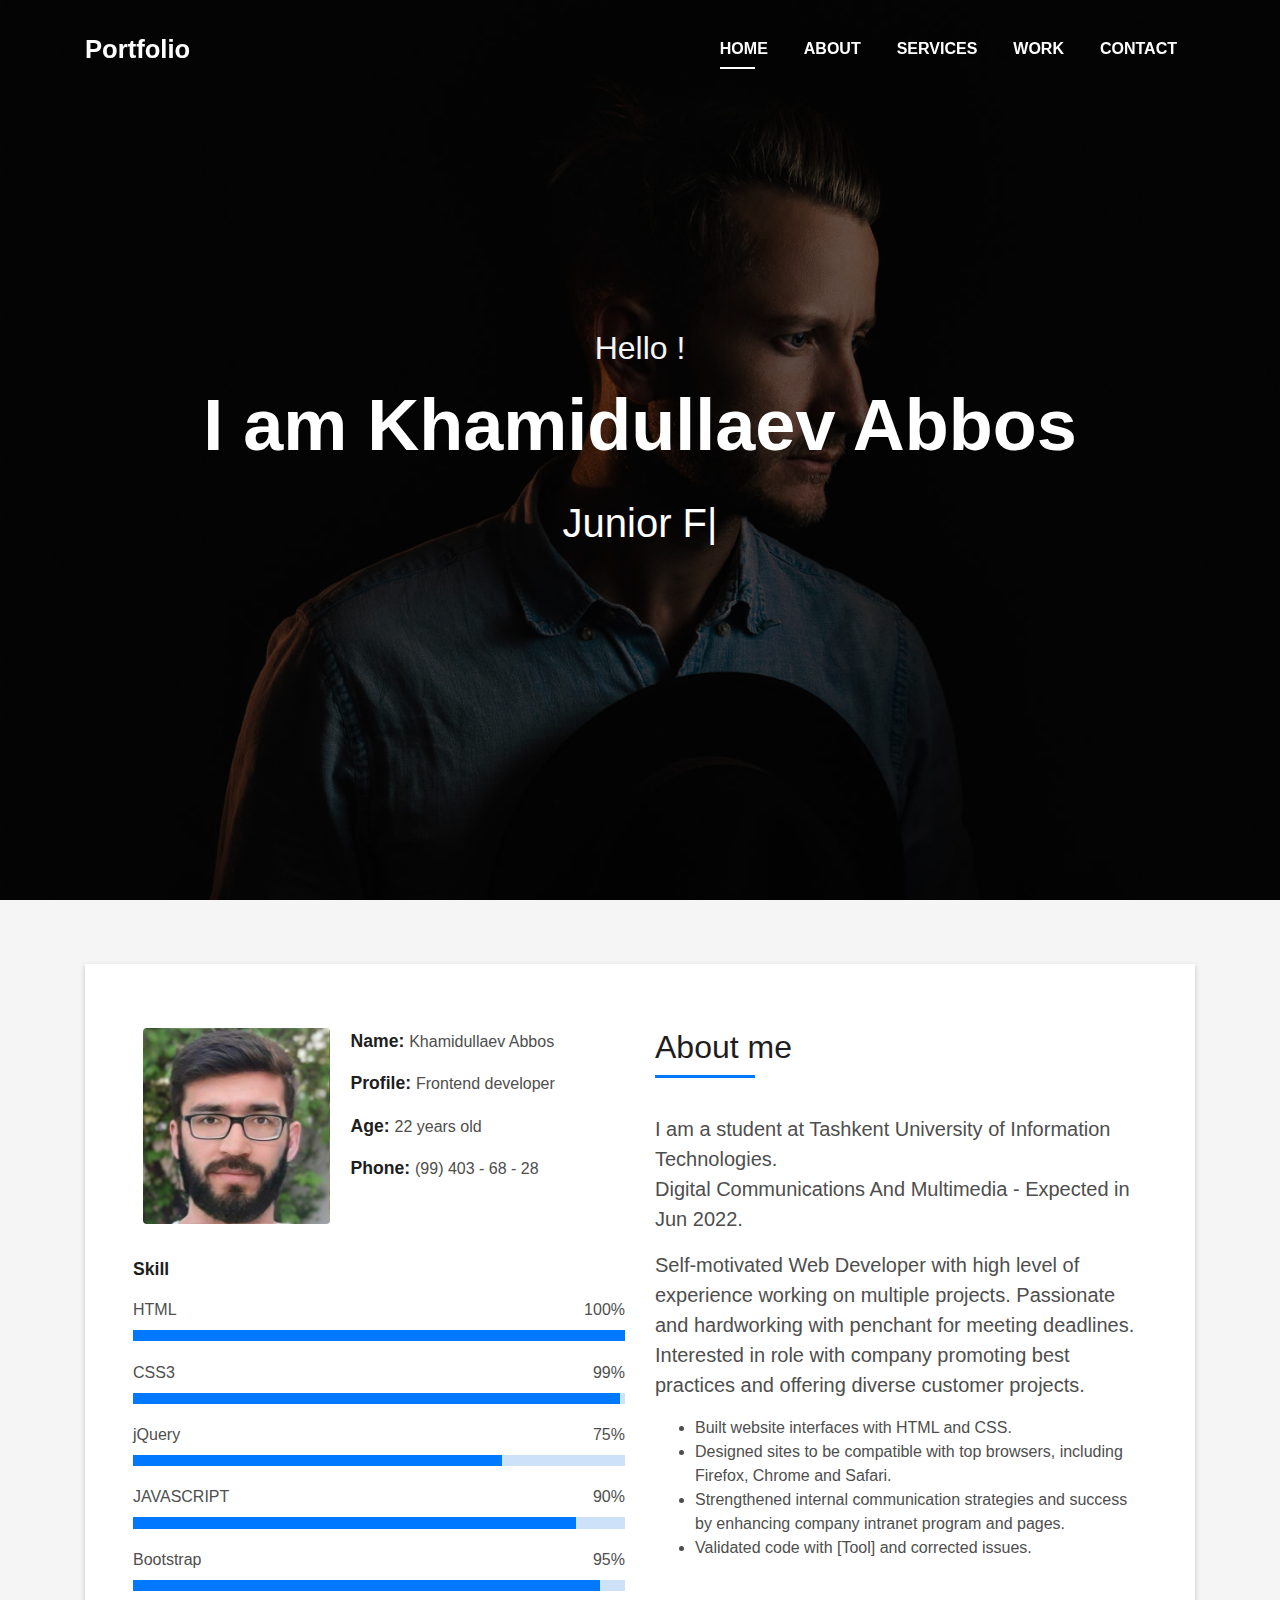
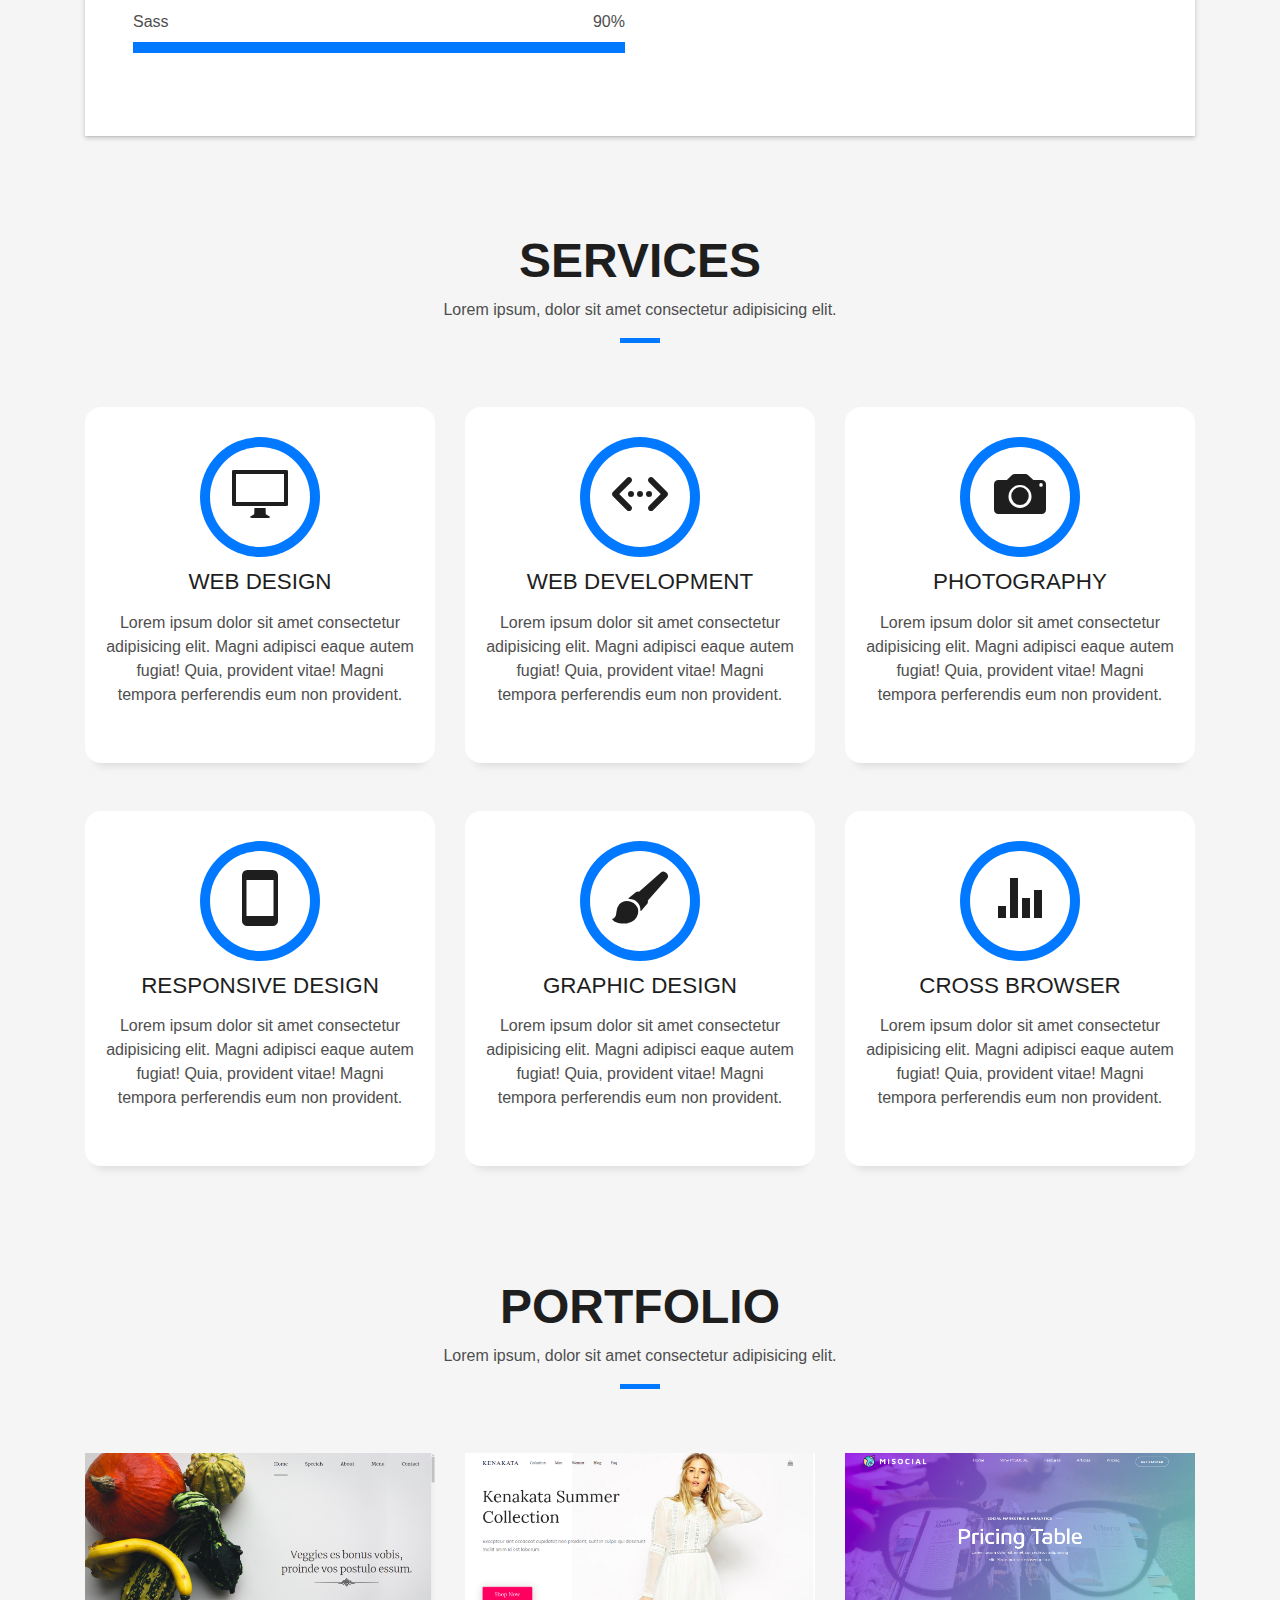
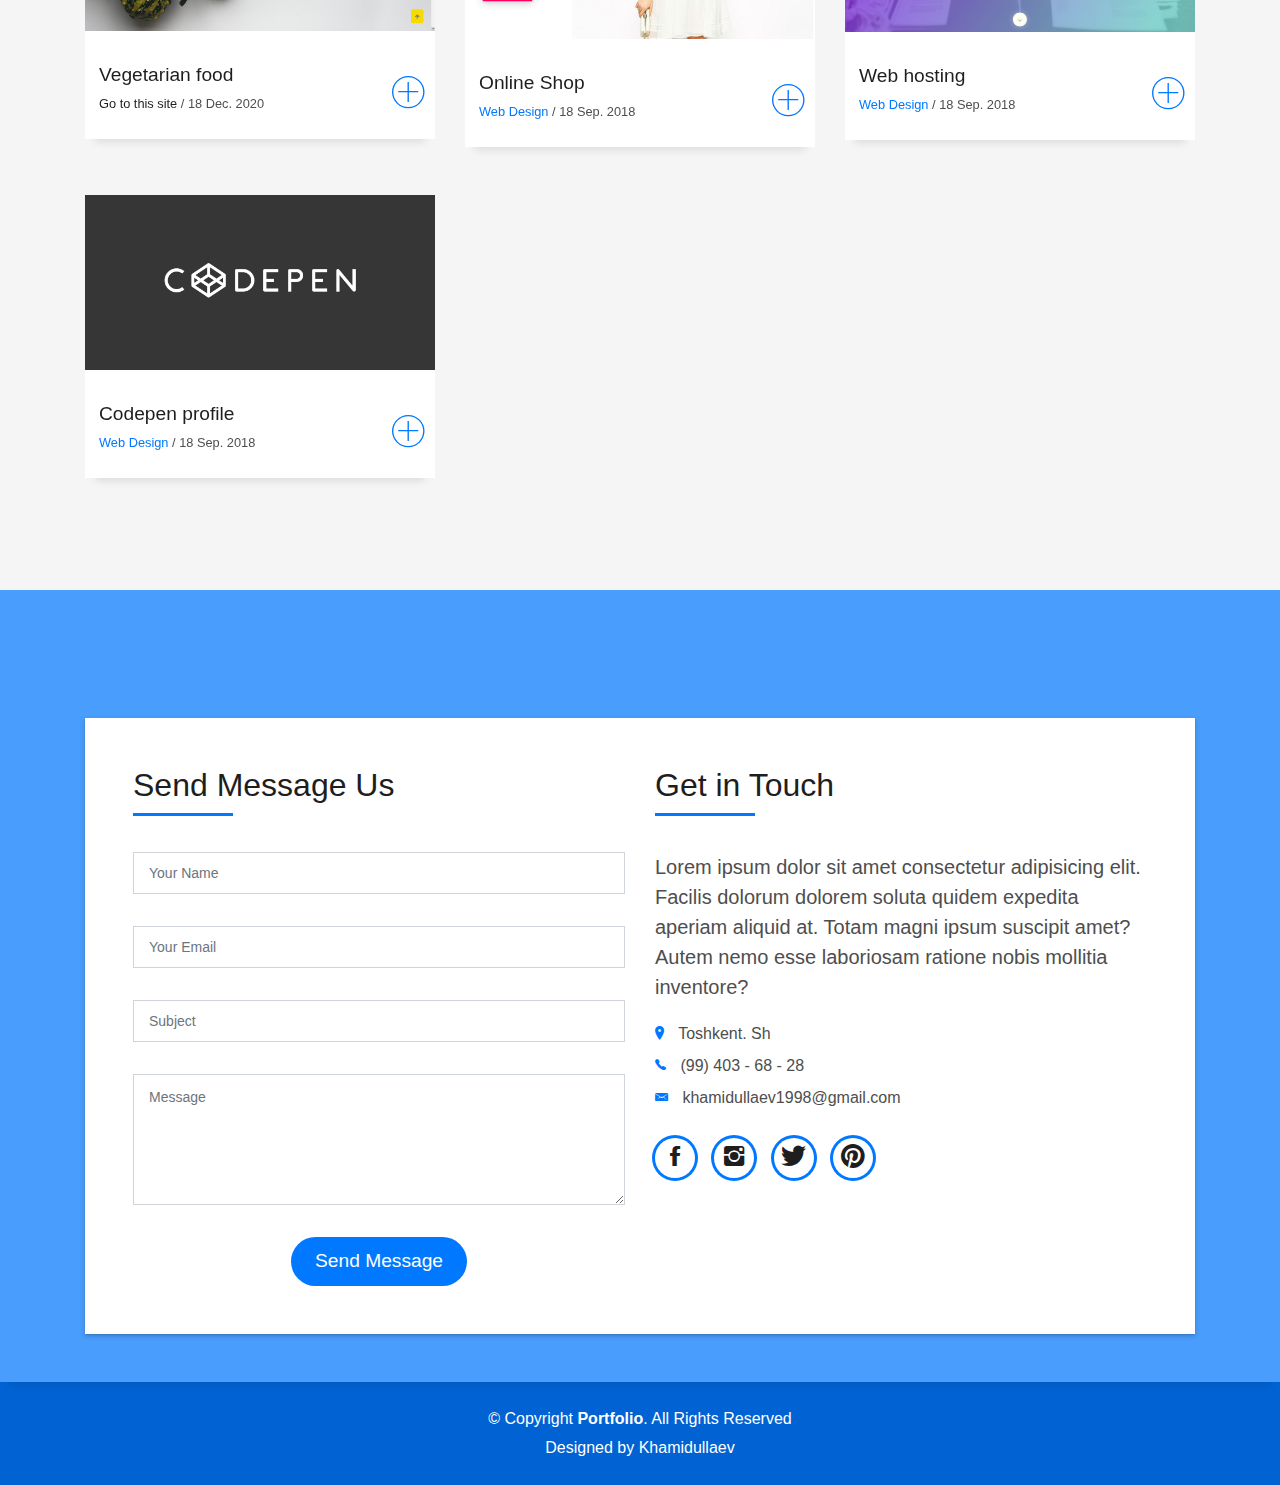
<file: index.html>
<!DOCTYPE html>
<html lang="en">

<head>
  <meta charset="utf-8">
  <meta content="width=device-width, initial-scale=1.0" name="viewport">

  <title>My Portfolio</title>
  <meta content="" name="descriptison">
  <meta content="" name="keywords">

  <!-- Favicons -->
  <link href="assets/img/apple-touch-icon.png" rel="apple-touch-icon">

  <!-- Vendor CSS Files -->
  <link href="assets/vendor/bootstrap/css/bootstrap.min.css" rel="stylesheet">
  <link href="assets/vendor/font-awesome/css/font-awesome.min.css" rel="stylesheet">
  <link href="assets/vendor/ionicons/css/ionicons.min.css" rel="stylesheet">
  <link href="assets/vendor/owl.carousel/assets/owl.carousel.min.css" rel="stylesheet">
  <link href="assets/vendor/venobox/venobox.css" rel="stylesheet">

  <!-- Template Main CSS File -->
  <link href="assets/css/style.css" rel="stylesheet">


</head>

<body id="page-top">

  <!-- ======= Header/ Navbar ======= -->
  <nav class="navbar navbar-b navbar-trans navbar-expand-md fixed-top" id="mainNav">
    <div class="container">
      <a class="navbar-brand js-scroll" href="#page-top">Portfolio</a>
      <button class="navbar-toggler collapsed" type="button" data-toggle="collapse" data-target="#navbarDefault"
        aria-controls="navbarDefault" aria-expanded="false" aria-label="Toggle navigation">
        <span></span>
        <span></span>
        <span></span>
      </button>
      <div class="navbar-collapse collapse justify-content-end" id="navbarDefault">
        <ul class="navbar-nav">
          <li class="nav-item">
            <a class="nav-link js-scroll active" href="index.html">Home</a>
          </li>
          <li class="nav-item">
            <a class="nav-link js-scroll" href="#about">About</a>
          </li>
          <li class="nav-item">
            <a class="nav-link js-scroll" href="#service">Services</a>
          </li>
          <li class="nav-item">
            <a class="nav-link js-scroll" href="#work">Work</a>
          </li>
          <li class="nav-item">
            <a class="nav-link js-scroll" href="#contact">Contact</a>
          </li>
        </ul>
      </div>
    </div>
  </nav>

  <!-- ======= Intro Section ======= -->
  <div id="home" class="intro route bg-image" style="background-image: url(assets/img/intro-bg.jpg)">
    <div class="overlay-itro"></div>
    <div class="intro-content display-table">
      <div class="table-cell">
        <div class="container">
          <p class="display-6 color-d">Hello !</p>
          <h1 class="intro-title mb-4">I am Khamidullaev Abbos</h1>
          <p class="intro-subtitle"><span class="text-slider-items">Junior Frontend Developer,Freelancer</span><strong
              class="text-slider"></strong></p>
          <!-- <p class="pt-3"><a class="btn btn-primary btn js-scroll px-4" href="#about" role="button">Learn More</a></p> -->
        </div>
      </div>
    </div>
  </div><!-- End Intro Section -->

  <main id="main">

    <!-- ======= About Section ======= -->
    <section id="about" class="about-mf sect-pt4 route">
      <div class="container">
        <div class="row">
          <div class="col-sm-12">
            <div class="box-shadow-full">
              <div class="row">
                <div class="col-md-6">
                  <div class="row">
                    <div class="col-sm-6 col-md-5">
                      <div class="about-img">
                        <img src="assets/img/user.jpg" class="img-fluid rounded b-shadow-a" alt="">
                      </div>
                    </div>
                    <div class="col-sm-6 col-md-7">
                      <div class="about-info">
                        <p><span class="title-s">Name: </span> <span>Khamidullaev Abbos</span></p>
                        <p><span class="title-s">Profile: </span> <span>Frontend developer</span></p>
                        <p><span class="title-s">Age: </span> <span>22 years old</span></p>
                        <p><span class="title-s">Phone: </span> <span>(99) 403 - 68 - 28</span></p>
                      </div>
                    </div>
                  </div>
                  <div class="skill-mf">
                    <p class="title-s">Skill</p>
                    <span>HTML</span> <span class="pull-right">100%</span>
                    <div class="progress">
                      <div class="progress-bar" role="progressbar" style="width: 100%;" aria-valuenow="100"
                        aria-valuemin="0" aria-valuemax="100"></div>
                    </div>
                    <span>CSS3</span> <span class="pull-right">99%</span>
                    <div class="progress">
                      <div class="progress-bar" role="progressbar" style="width: 99%" aria-valuenow="99"
                        aria-valuemin="0" aria-valuemax="100"></div>
                    </div>
                    <span>jQuery</span> <span class="pull-right">75%</span>
                    <div class="progress">
                      <div class="progress-bar" role="progressbar" style="width: 75%" aria-valuenow="75"
                        aria-valuemin="0" aria-valuemax="100"></div>
                    </div>
                    <span>JAVASCRIPT</span> <span class="pull-right">90%</span>
                    <div class="progress">
                      <div class="progress-bar" role="progressbar" style="width: 90%" aria-valuenow="90"
                        aria-valuemin="0" aria-valuemax="100"></div>
                    </div>
                    <span>Bootstrap</span> <span class="pull-right">95%</span>
                    <div class="progress">
                      <div class="progress-bar" role="progressbar" style="width: 95%" aria-valuenow="95"
                        aria-valuemin="0" aria-valuemax="100"></div>
                    </div>
                    <span>Sass</span> <span class="pull-right">90%</span>
                    <div class="progress">
                      <div class="progress-bar" role="progressbar" style="width: 100%" aria-valuenow="100"
                        aria-valuemin="0" aria-valuemax="100"></div>
                    </div>
                  </div>
                </div>
                <div class="col-md-6">
                  <div class="about-me pt-4 pt-md-0">
                    <div class="title-box-2">
                      <h5 class="title-left">
                        About me
                      </h5>
                    </div>
                    <p class="lead">
                      I am a student at Tashkent University of Information Technologies. <br>
                      Digital Communications And Multimedia - Expected in Jun 2022.

                    </p>
                    <p class="lead">
                      Self-motivated Web Developer with high level of experience working on multiple projects.
                      Passionate and hardworking with penchant for meeting deadlines. Interested in role with company
                      promoting best practices and offering diverse customer projects.
                    </p>
                    <p class="lead">
                    <ul>
                      <li>Built website interfaces with HTML and CSS.</li>
                      <li>Designed sites to be compatible with top browsers, including Firefox, Chrome and Safari.</li>
                      <li>Strengthened internal communication strategies and success by enhancing company intranet
                        program and pages.</li>
                      <li>Validated code with [Tool] and corrected issues.</li>
                    </ul>
                    </p>
                  </div>
                </div>
              </div>
            </div>
          </div>
        </div>
      </div>
    </section><!-- End About Section -->

    <!-- ======= Services Section ======= -->
    <section id="service" class="services-mf pt-5 route">
      <div class="container">
        <div class="row">
          <div class="col-sm-12">
            <div class="title-box text-center">
              <h3 class="title-a">
                Services
              </h3>
              <p class="subtitle-a">
                Lorem ipsum, dolor sit amet consectetur adipisicing elit.
              </p>
              <div class="line-mf"></div>
            </div>
          </div>
        </div>
        <div class="row">
          <div class="col-md-4">
            <div class="service-box">
              <div class="service-ico">
                <span class="ico-circle"><i class="ion-monitor"></i></span>
              </div>
              <div class="service-content">
                <h2 class="s-title">Web Design</h2>
                <p class="s-description text-center">
                  Lorem ipsum dolor sit amet consectetur adipisicing elit. Magni adipisci eaque autem fugiat! Quia,
                  provident vitae! Magni
                  tempora perferendis eum non provident.
                </p>
              </div>
            </div>
          </div>
          <div class="col-md-4">
            <div class="service-box">
              <div class="service-ico">
                <span class="ico-circle"><i class="ion-code-working"></i></span>
              </div>
              <div class="service-content">
                <h2 class="s-title">Web Development</h2>
                <p class="s-description text-center">
                  Lorem ipsum dolor sit amet consectetur adipisicing elit. Magni adipisci eaque autem fugiat! Quia,
                  provident vitae! Magni
                  tempora perferendis eum non provident.
                </p>
              </div>
            </div>
          </div>
          <div class="col-md-4">
            <div class="service-box">
              <div class="service-ico">
                <span class="ico-circle"><i class="ion-camera"></i></span>
              </div>
              <div class="service-content">
                <h2 class="s-title">Photography</h2>
                <p class="s-description text-center">
                  Lorem ipsum dolor sit amet consectetur adipisicing elit. Magni adipisci eaque autem fugiat! Quia,
                  provident vitae! Magni
                  tempora perferendis eum non provident.
                </p>
              </div>
            </div>
          </div>
          <div class="col-md-4">
            <div class="service-box">
              <div class="service-ico">
                <span class="ico-circle"><i class="ion-android-phone-portrait"></i></span>
              </div>
              <div class="service-content">
                <h2 class="s-title">Responsive Design</h2>
                <p class="s-description text-center">
                  Lorem ipsum dolor sit amet consectetur adipisicing elit. Magni adipisci eaque autem fugiat! Quia,
                  provident vitae! Magni
                  tempora perferendis eum non provident.
                </p>
              </div>
            </div>
          </div>
          <div class="col-md-4">
            <div class="service-box">
              <div class="service-ico">
                <span class="ico-circle"><i class="ion-paintbrush"></i></span>
              </div>
              <div class="service-content">
                <h2 class="s-title">Graphic Design</h2>
                <p class="s-description text-center">
                  Lorem ipsum dolor sit amet consectetur adipisicing elit. Magni adipisci eaque autem fugiat! Quia,
                  provident vitae! Magni
                  tempora perferendis eum non provident.
                </p>
              </div>
            </div>
          </div>
          <div class="col-md-4">
            <div class="service-box">
              <div class="service-ico">
                <span class="ico-circle"><i class="ion-stats-bars"></i></span>
              </div>
              <div class="service-content">
                <h2 class="s-title">Cross browser</h2>
                <p class="s-description text-center">
                  Lorem ipsum dolor sit amet consectetur adipisicing elit. Magni adipisci eaque autem fugiat! Quia,
                  provident vitae! Magni
                  tempora perferendis eum non provident.
                </p>
              </div>
            </div>
          </div>
        </div>
      </div>
    </section><!-- End Services Section -->


    <!-- ======= Portfolio Section ======= -->
    <section id="work" class="portfolio-mf sect-pt4 route">
      <div class="container">
        <div class="row">
          <div class="col-sm-12">
            <div class="title-box text-center">
              <h3 class="title-a">
                Portfolio
              </h3>
              <p class="subtitle-a">
                Lorem ipsum, dolor sit amet consectetur adipisicing elit.
              </p>
              <div class="line-mf"></div>
            </div>
          </div>
        </div>
        <div class="row">
          <div class="col-md-4">
            <div class="work-box">
              <a href="#" data-gall="portfolioGallery" class="venobox">
                <div class="work-img">
                  <a href="https://abbos-coder.github.io/Veggie/." target="_blank">
                    <img src="assets/img/veggie.png" alt="" class="img-fluid">
                  </a>
                </div>
                <div class="work-content">
                  <div class="row">
                    <div class="col-sm-8">
                      <h2 class="w-title">Vegetarian food </h2>
                      <div class="w-more">
                        <span class="w-ctegory"><a href="">Go to this site</a></span> / <span class="w-date">18 Dec.
                          2020</span>
                      </div>
              </a>
            </div>
            <div class="col-sm-4">
              <div class="w-like">
                <span class="ion-ios-plus-outline"></span>
              </div>
            </div>
          </div>
        </div>
        </a>
      </div>
      </div>
      <div class="col-md-4">
        <div class="work-box">
          <a href="assets/img/online-shop.png" data-gall="portfolioGallery" class="venobox">
            <div class="work-img">
              <a href="https://abbos-coder.github.io/Kenakata/." target="_blank">
                <img src="assets/img/online-shop.png" alt="" class="img-fluid">
              </a>
            </div>
            <div class="work-content">
              <div class="row">
                <div class="col-sm-8">
                  <h2 class="w-title">Online Shop</h2>
                  <div class="w-more">
                    <span class="w-ctegory">Web Design</span> / <span class="w-date">18 Sep. 2018</span>
                  </div>
                </div>
                <div class="col-sm-4">
                  <div class="w-like">
                    <span class="ion-ios-plus-outline"></span>
                  </div>
                </div>
              </div>
            </div>
          </a>
        </div>
      </div>
      <div class="col-md-4">
        <div class="work-box">
          <a href="assets/img/portf.png" data-gall="portfolioGallery" class="venobox">
            <div class="work-img">
              <a href="https://abbos-coder.github.io/site/" target="_blank">
                <img src="assets/img/portf.png" alt="" class="img-fluid">
              </a>
            </div>
            <div class="work-content">
              <div class="row">
                <div class="col-sm-8">
                  <h2 class="w-title">Web hosting</h2>
                  <div class="w-more">
                    <span class="w-ctegory">Web Design</span> / <span class="w-date">18 Sep. 2018</span>
                  </div>
                </div>
                <div class="col-sm-4">
                  <div class="w-like">
                    <span class="ion-ios-plus-outline"></span>
                  </div>
                </div>
              </div>
            </div>
          </a>
        </div>
      </div>

      <div class="col-md-4">
        <div class="work-box">
          <a href="assets/img/codepen.png" data-gall="portfolioGallery" class="venobox">
            <div class="work-img">
              <a href="https://codepen.io/Coder-01" target="_blank">
                <img src="assets/img/codepen.png" alt="image" class="img-fluid">
              </a>
            </div>
            <div class="work-content">
              <div class="row">
                <div class="col-sm-8">
                  <h2 class="w-title">Codepen profile</h2>
                  <div class="w-more">
                    <span class="w-ctegory">Web Design</span> / <span class="w-date">18 Sep. 2018</span>
                  </div>
                </div>
                <div class="col-sm-4">
                  <div class="w-like">
                    <span class="ion-ios-plus-outline"></span>
                  </div>
                </div>
              </div>
            </div>
          </a>
        </div>
      </div>

      </div>
      </div>
    </section><!-- End Portfolio Section -->

    <!-- ======= Contact Section ======= -->
    <section class="paralax-mf footer-paralax bg-image sect-mt4 route"
      style="background-image: url(assets/img/overlay-bg.jpg)">
      <div class="overlay-mf"></div>
      <div class="container">
        <div class="row">
          <div class="col-sm-12">
            <div class="contact-mf">
              <div id="contact" class="box-shadow-full">
                <div class="row">
                  <div class="col-md-6">
                    <div class="title-box-2">
                      <h5 class="title-left">
                        Send Message Us
                      </h5>
                    </div>
                    <div>
                      <form action="forms/contact.php" method="post" role="form" class="php-email-form">
                        <div class="row">
                          <div class="col-md-12 mb-3">
                            <div class="form-group">
                              <input type="text" name="name" class="form-control" id="name" placeholder="Your Name"
                                data-rule="minlen:4" data-msg="Please enter at least 4 chars" />
                              <div class="validate"></div>
                            </div>
                          </div>
                          <div class="col-md-12 mb-3">
                            <div class="form-group">
                              <input type="email" class="form-control" name="email" id="email" placeholder="Your Email"
                                data-rule="email" data-msg="Please enter a valid email" />
                              <div class="validate"></div>
                            </div>
                          </div>
                          <div class="col-md-12 mb-3">
                            <div class="form-group">
                              <input type="text" class="form-control" name="subject" id="subject" placeholder="Subject"
                                data-rule="minlen:4" data-msg="Please enter at least 8 chars of subject" />
                              <div class="validate"></div>
                            </div>
                          </div>
                          <div class="col-md-12">
                            <div class="form-group">
                              <textarea class="form-control" name="message" rows="5" data-rule="required"
                                data-msg="Please write something for us" placeholder="Message"></textarea>
                              <div class="validate"></div>
                            </div>
                          </div>
                          <div class="col-md-12 text-center mb-3">
                            <div class="loading">Loading</div>
                            <div class="error-message"></div>
                            <div class="sent-message">Your message has been sent. Thank you!</div>
                          </div>
                          <div class="col-md-12 text-center">
                            <button type="submit" class="button button-a button-big button-rouded">Send Message</button>
                          </div>
                        </div>
                      </form>
                    </div>
                  </div>
                  <div class="col-md-6">
                    <div class="title-box-2 pt-4 pt-md-0">
                      <h5 class="title-left">
                        Get in Touch
                      </h5>
                    </div>
                    <div class="more-info">
                      <p class="lead">
                        Lorem ipsum dolor sit amet consectetur adipisicing elit. Facilis dolorum dolorem soluta quidem
                        expedita aperiam aliquid at.
                        Totam magni ipsum suscipit amet? Autem nemo esse laboriosam ratione nobis
                        mollitia inventore?
                      </p>
                      <ul class="list-ico">
                        <li><span class="ion-ios-location"></span> Toshkent. Sh</li>
                        <li><span class="ion-ios-telephone"></span> (99) 403 - 68 - 28</li>
                        <li><span class="ion-email"></span> khamidullaev1998@gmail.com</li>
                      </ul>
                    </div>
                    <div class="socials">
                      <ul>
                        <li><a href="#!"><span class="ico-circle"><i class="ion-social-facebook"></i></span></a></li>
                        <li><a href="#!"><span class="ico-circle"><i class="ion-social-instagram"></i></span></a></li>
                        <li><a href="#!"><span class="ico-circle"><i class="ion-social-twitter"></i></span></a></li>
                        <li><a href="#!"><span class="ico-circle"><i class="ion-social-pinterest"></i></span></a></li>
                      </ul>
                    </div>
                  </div>
                </div>
              </div>
            </div>
          </div>
        </div>
      </div>
    </section><!-- End Contact Section -->

  </main><!-- End #main -->

  <!-- ======= Footer ======= -->
  <footer>
    <div class="container">
      <div class="row">
        <div class="col-sm-12">
          <div class="copyright-box">
            <p class="copyright">&copy; Copyright <strong>Portfolio</strong>. All Rights Reserved</p>
            <div class="credits">
              <!--
              All the links in the footer should remain intact.
              You can delete the links only if you purchased the pro version.
              Licensing information: https://bootstrapmade.com/license/
              Purchase the pro version with working PHP/AJAX contact form: https://bootstrapmade.com/buy/?theme=DevFolio
            -->
              Designed by <a href="#!">Khamidullaev</a>
            </div>
          </div>
        </div>
      </div>
    </div>
  </footer><!-- End  Footer -->

  <a href="#" class="back-to-top"><i class="fa fa-chevron-up"></i></a>
  <div id="preloader"></div>

  <!-- Vendor JS Files -->
  <script src="assets/vendor/jquery/jquery.min.js"></script>
  <script src="assets/vendor/bootstrap/js/bootstrap.bundle.min.js"></script>
  <script src="assets/vendor/jquery.easing/jquery.easing.min.js"></script>
  <script src="assets/vendor/php-email-form/validate.js"></script>
  <script src="assets/vendor/waypoints/jquery.waypoints.min.js"></script>
  <script src="assets/vendor/counterup/jquery.counterup.min.js"></script>
  <script src="assets/vendor/owl.carousel/owl.carousel.min.js"></script>
  <script src="assets/vendor/typed.js/typed.min.js"></script>
  <script src="assets/vendor/venobox/venobox.min.js"></script>

  <!-- Template Main JS File -->
  <script src="assets/js/main.js"></script>

</body>

</html>
</file>
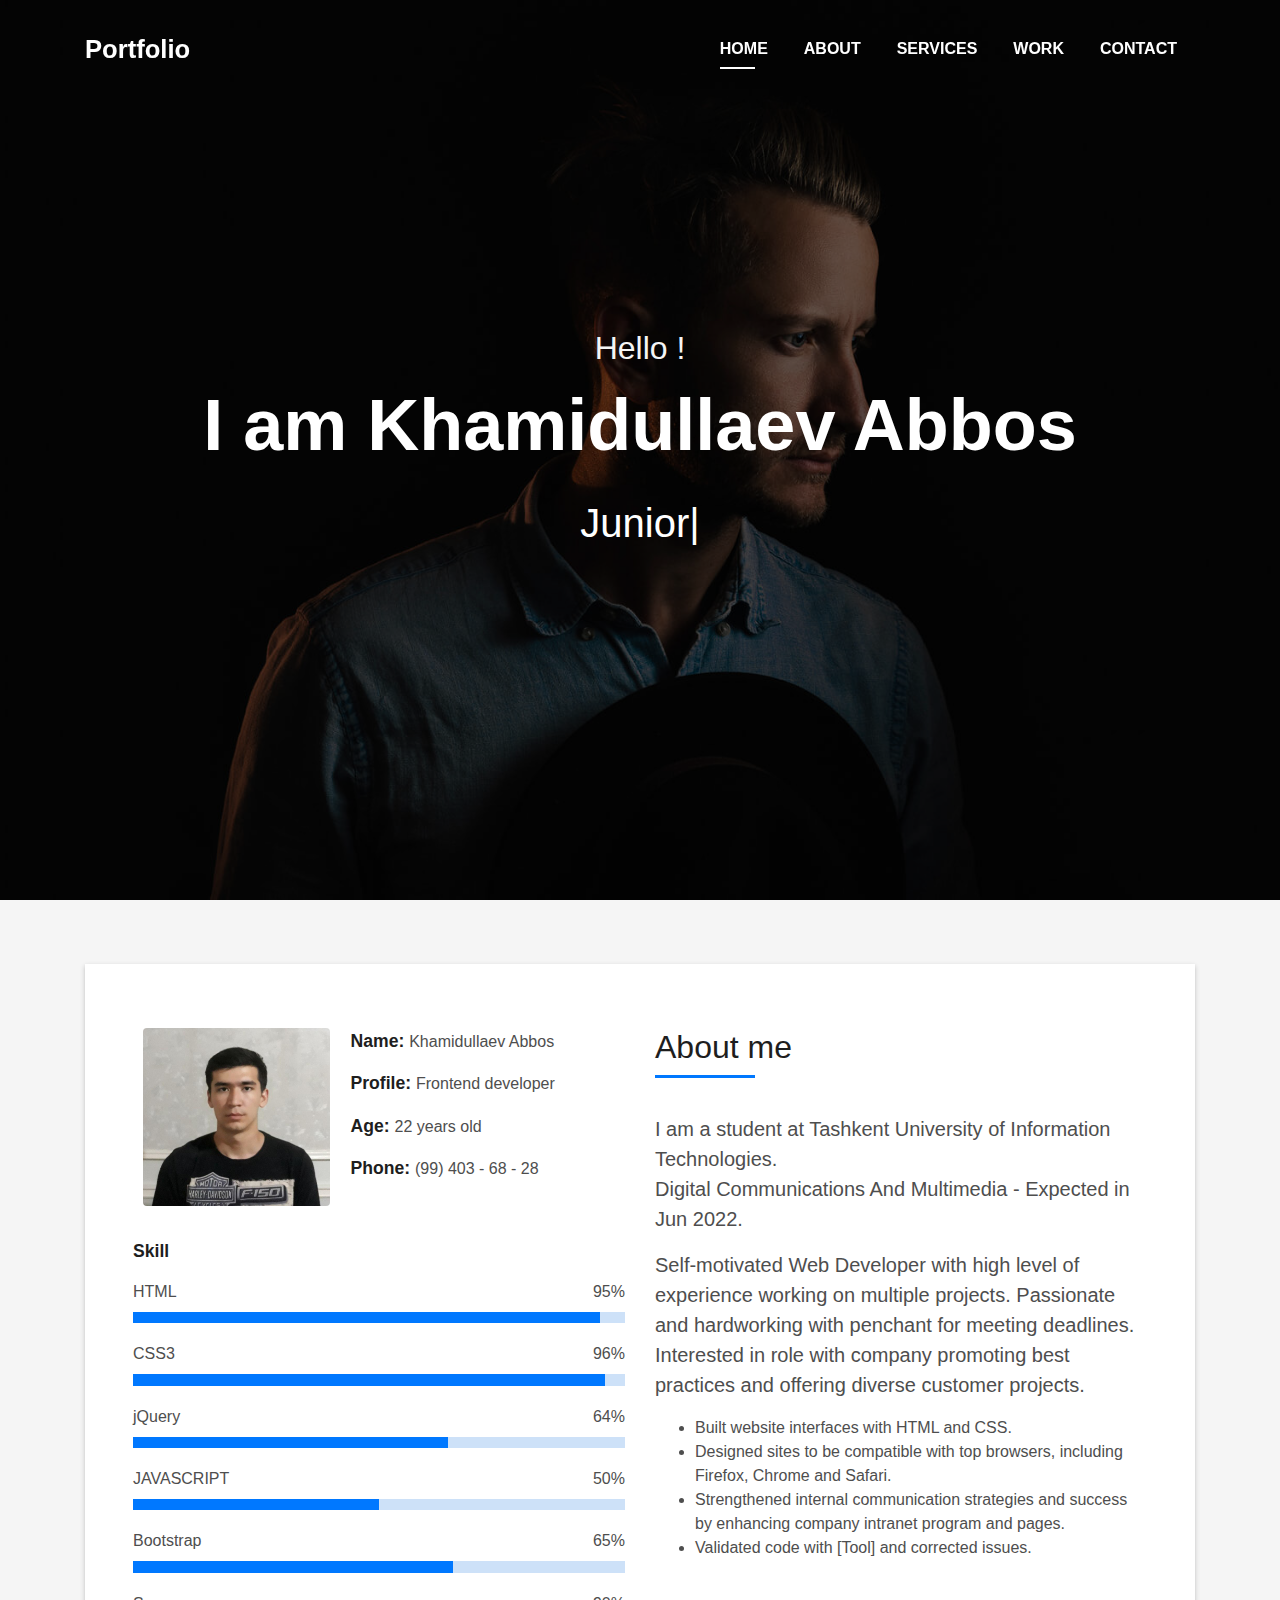
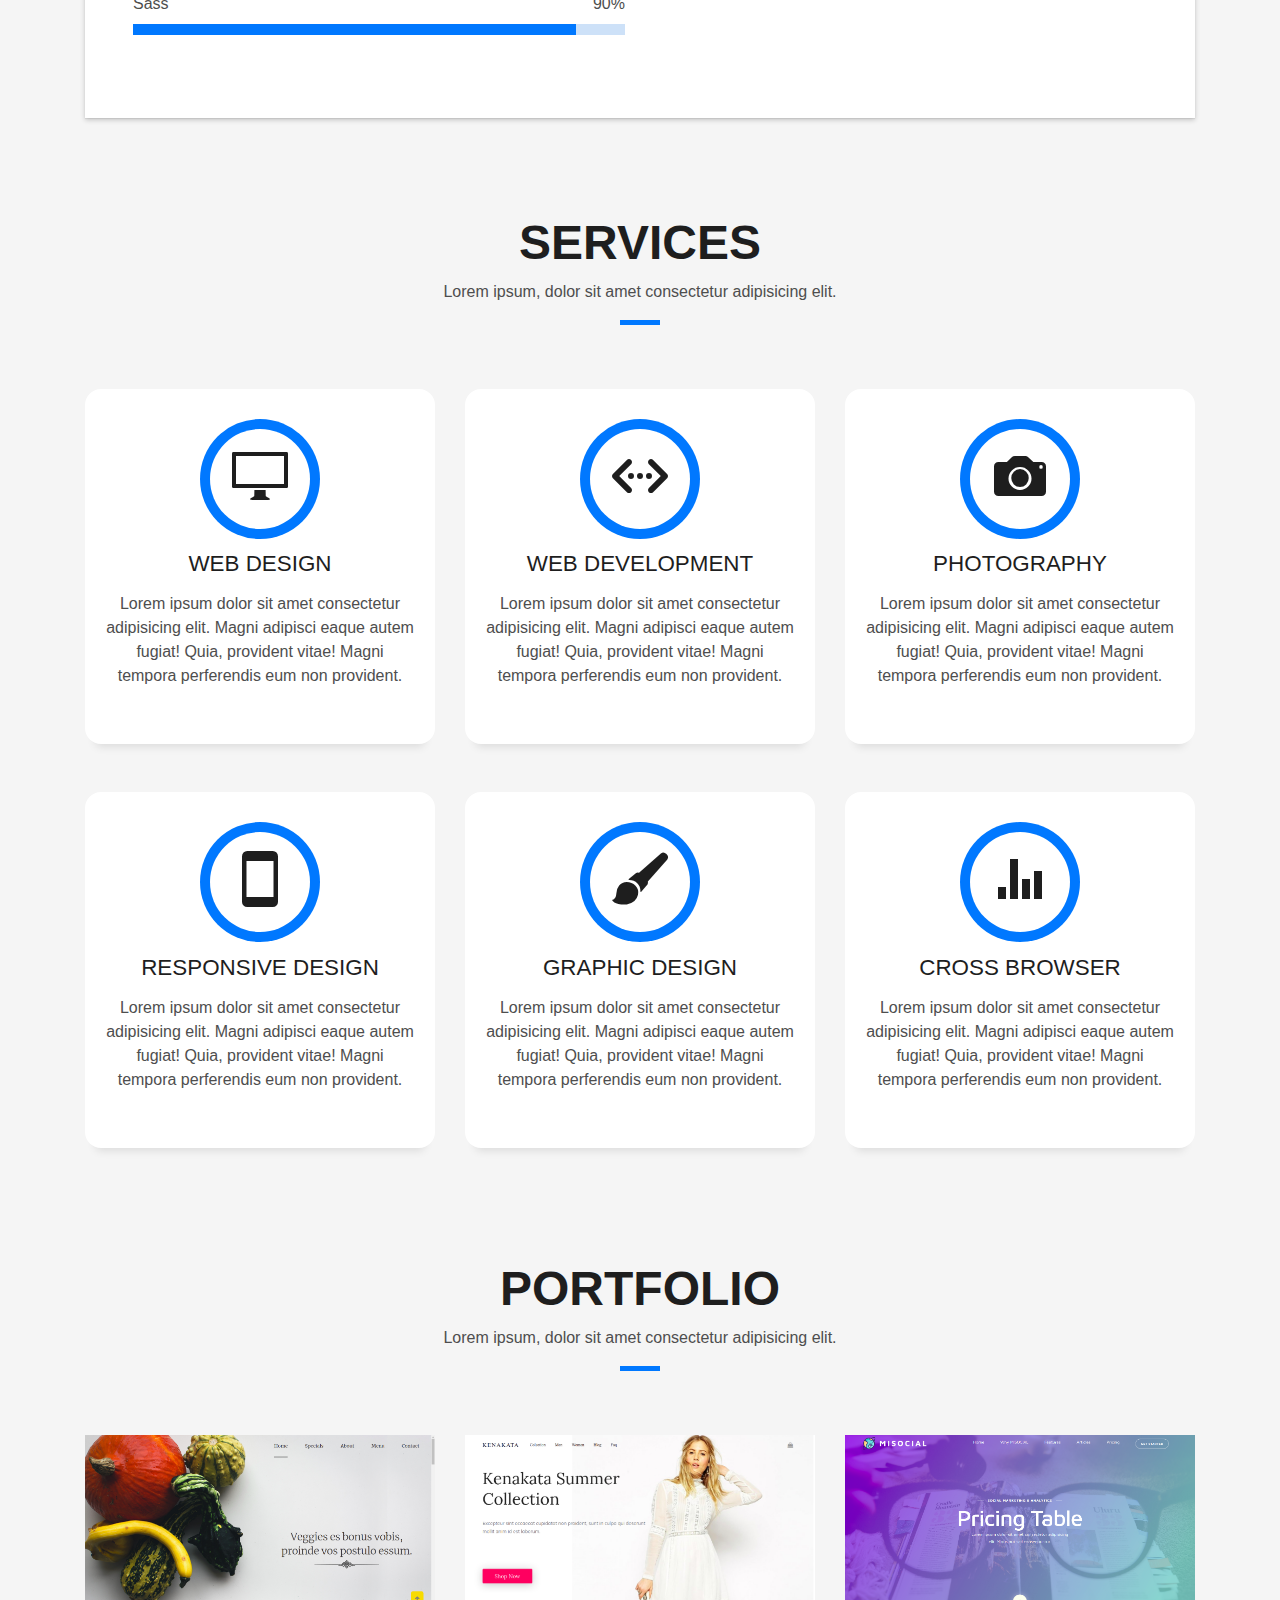
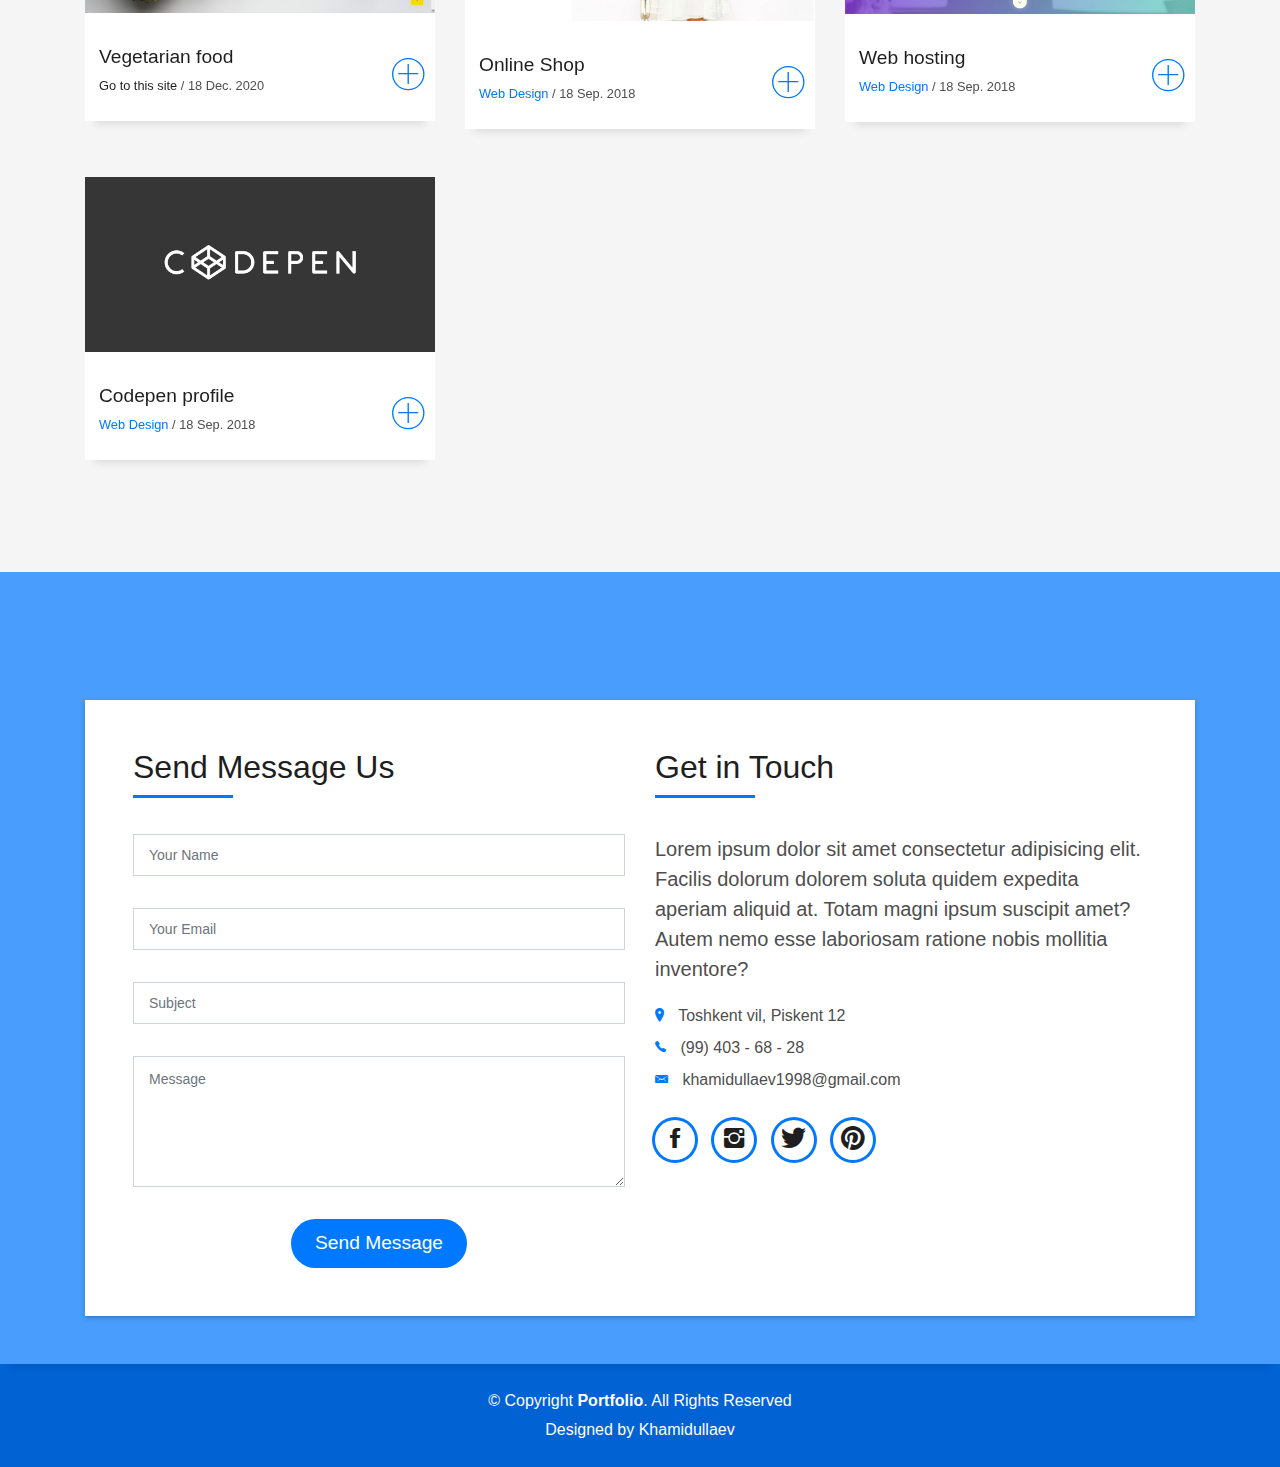
<file: Portfolio/index.html>
<!DOCTYPE html>
<html lang="en">

<head>
  <meta charset="utf-8">
  <meta content="width=device-width, initial-scale=1.0" name="viewport">

  <title>My Portfolio</title>
  <meta content="" name="descriptison">
  <meta content="" name="keywords">

  <!-- Favicons -->
  <link href="assets/img/apple-touch-icon.png" rel="apple-touch-icon">

  <!-- Vendor CSS Files -->
  <link href="assets/vendor/bootstrap/css/bootstrap.min.css" rel="stylesheet">
  <link href="assets/vendor/font-awesome/css/font-awesome.min.css" rel="stylesheet">
  <link href="assets/vendor/ionicons/css/ionicons.min.css" rel="stylesheet">
  <link href="assets/vendor/owl.carousel/assets/owl.carousel.min.css" rel="stylesheet">
  <link href="assets/vendor/venobox/venobox.css" rel="stylesheet">

  <!-- Template Main CSS File -->
  <link href="assets/css/style.css" rel="stylesheet">


</head>

<body id="page-top">

  <!-- ======= Header/ Navbar ======= -->
  <nav class="navbar navbar-b navbar-trans navbar-expand-md fixed-top" id="mainNav">
    <div class="container">
      <a class="navbar-brand js-scroll" href="#page-top">Portfolio</a>
      <button class="navbar-toggler collapsed" type="button" data-toggle="collapse" data-target="#navbarDefault"
        aria-controls="navbarDefault" aria-expanded="false" aria-label="Toggle navigation">
        <span></span>
        <span></span>
        <span></span>
      </button>
      <div class="navbar-collapse collapse justify-content-end" id="navbarDefault">
        <ul class="navbar-nav">
          <li class="nav-item">
            <a class="nav-link js-scroll active" href="index.html">Home</a>
          </li>
          <li class="nav-item">
            <a class="nav-link js-scroll" href="#about">About</a>
          </li>
          <li class="nav-item">
            <a class="nav-link js-scroll" href="#service">Services</a>
          </li>
          <li class="nav-item">
            <a class="nav-link js-scroll" href="#work">Work</a>
          </li>
          <li class="nav-item">
            <a class="nav-link js-scroll" href="#contact">Contact</a>
          </li>
        </ul>
      </div>
    </div>
  </nav>

  <!-- ======= Intro Section ======= -->
  <div id="home" class="intro route bg-image" style="background-image: url(assets/img/intro-bg.jpg)">
    <div class="overlay-itro"></div>
    <div class="intro-content display-table">
      <div class="table-cell">
        <div class="container">
          <p class="display-6 color-d">Hello !</p>
          <h1 class="intro-title mb-4">I am Khamidullaev Abbos</h1>
          <p class="intro-subtitle"><span class="text-slider-items">Junior Frontend Developer,Freelancer</span><strong
              class="text-slider"></strong></p>
          <!-- <p class="pt-3"><a class="btn btn-primary btn js-scroll px-4" href="#about" role="button">Learn More</a></p> -->
        </div>
      </div>
    </div>
  </div><!-- End Intro Section -->

  <main id="main">

    <!-- ======= About Section ======= -->
    <section id="about" class="about-mf sect-pt4 route">
      <div class="container">
        <div class="row">
          <div class="col-sm-12">
            <div class="box-shadow-full">
              <div class="row">
                <div class="col-md-6">
                  <div class="row">
                    <div class="col-sm-6 col-md-5">
                      <div class="about-img">
                        <img src="assets/img/3x4.png" class="img-fluid rounded b-shadow-a" alt="">
                      </div>
                    </div>
                    <div class="col-sm-6 col-md-7">
                      <div class="about-info">
                        <p><span class="title-s">Name: </span> <span>Khamidullaev Abbos</span></p>
                        <p><span class="title-s">Profile: </span> <span>Frontend developer</span></p>
                        <p><span class="title-s">Age: </span> <span>22 years old</span></p>
                        <p><span class="title-s">Phone: </span> <span>(99) 403 - 68 - 28</span></p>
                      </div>
                    </div>
                  </div>
                  <div class="skill-mf">
                    <p class="title-s">Skill</p>
                    <span>HTML</span> <span class="pull-right">95%</span>
                    <div class="progress">
                      <div class="progress-bar" role="progressbar" style="width: 95%;" aria-valuenow="95"
                        aria-valuemin="0" aria-valuemax="100"></div>
                    </div>
                    <span>CSS3</span> <span class="pull-right">96%</span>
                    <div class="progress">
                      <div class="progress-bar" role="progressbar" style="width: 96%" aria-valuenow="96"
                        aria-valuemin="0" aria-valuemax="100"></div>
                    </div>
                    <span>jQuery</span> <span class="pull-right">64%</span>
                    <div class="progress">
                      <div class="progress-bar" role="progressbar" style="width: 64%" aria-valuenow="64"
                        aria-valuemin="0" aria-valuemax="100"></div>
                    </div>
                    <span>JAVASCRIPT</span> <span class="pull-right">50%</span>
                    <div class="progress">
                      <div class="progress-bar" role="progressbar" style="width: 50%" aria-valuenow="50"
                        aria-valuemin="0" aria-valuemax="100"></div>
                    </div>
                    <span>Bootstrap</span> <span class="pull-right">65%</span>
                    <div class="progress">
                      <div class="progress-bar" role="progressbar" style="width: 65%" aria-valuenow="65"
                        aria-valuemin="0" aria-valuemax="100"></div>
                    </div>
                    <span>Sass</span> <span class="pull-right">90%</span>
                    <div class="progress">
                      <div class="progress-bar" role="progressbar" style="width: 90%" aria-valuenow="90"
                        aria-valuemin="0" aria-valuemax="100"></div>
                    </div>
                  </div>
                </div>
                <div class="col-md-6">
                  <div class="about-me pt-4 pt-md-0">
                    <div class="title-box-2">
                      <h5 class="title-left">
                        About me
                      </h5>
                    </div>
                    <p class="lead">
                      I am a student at Tashkent University of Information Technologies. <br>
                      Digital Communications And Multimedia - Expected in Jun 2022.

                    </p>
                    <p class="lead">
                      Self-motivated Web Developer with high level of experience working on multiple projects.
                      Passionate and hardworking with penchant for meeting deadlines. Interested in role with company
                      promoting best practices and offering diverse customer projects.
                    </p>
                    <p class="lead">
                    <ul>
                      <li>Built website interfaces with HTML and CSS.</li>
                      <li>Designed sites to be compatible with top browsers, including Firefox, Chrome and Safari.</li>
                      <li>Strengthened internal communication strategies and success by enhancing company intranet
                        program and pages.</li>
                      <li>Validated code with [Tool] and corrected issues.</li>
                    </ul>
                    </p>
                  </div>
                </div>
              </div>
            </div>
          </div>
        </div>
      </div>
    </section><!-- End About Section -->

    <!-- ======= Services Section ======= -->
    <section id="service" class="services-mf pt-5 route">
      <div class="container">
        <div class="row">
          <div class="col-sm-12">
            <div class="title-box text-center">
              <h3 class="title-a">
                Services
              </h3>
              <p class="subtitle-a">
                Lorem ipsum, dolor sit amet consectetur adipisicing elit.
              </p>
              <div class="line-mf"></div>
            </div>
          </div>
        </div>
        <div class="row">
          <div class="col-md-4">
            <div class="service-box">
              <div class="service-ico">
                <span class="ico-circle"><i class="ion-monitor"></i></span>
              </div>
              <div class="service-content">
                <h2 class="s-title">Web Design</h2>
                <p class="s-description text-center">
                  Lorem ipsum dolor sit amet consectetur adipisicing elit. Magni adipisci eaque autem fugiat! Quia,
                  provident vitae! Magni
                  tempora perferendis eum non provident.
                </p>
              </div>
            </div>
          </div>
          <div class="col-md-4">
            <div class="service-box">
              <div class="service-ico">
                <span class="ico-circle"><i class="ion-code-working"></i></span>
              </div>
              <div class="service-content">
                <h2 class="s-title">Web Development</h2>
                <p class="s-description text-center">
                  Lorem ipsum dolor sit amet consectetur adipisicing elit. Magni adipisci eaque autem fugiat! Quia,
                  provident vitae! Magni
                  tempora perferendis eum non provident.
                </p>
              </div>
            </div>
          </div>
          <div class="col-md-4">
            <div class="service-box">
              <div class="service-ico">
                <span class="ico-circle"><i class="ion-camera"></i></span>
              </div>
              <div class="service-content">
                <h2 class="s-title">Photography</h2>
                <p class="s-description text-center">
                  Lorem ipsum dolor sit amet consectetur adipisicing elit. Magni adipisci eaque autem fugiat! Quia,
                  provident vitae! Magni
                  tempora perferendis eum non provident.
                </p>
              </div>
            </div>
          </div>
          <div class="col-md-4">
            <div class="service-box">
              <div class="service-ico">
                <span class="ico-circle"><i class="ion-android-phone-portrait"></i></span>
              </div>
              <div class="service-content">
                <h2 class="s-title">Responsive Design</h2>
                <p class="s-description text-center">
                  Lorem ipsum dolor sit amet consectetur adipisicing elit. Magni adipisci eaque autem fugiat! Quia,
                  provident vitae! Magni
                  tempora perferendis eum non provident.
                </p>
              </div>
            </div>
          </div>
          <div class="col-md-4">
            <div class="service-box">
              <div class="service-ico">
                <span class="ico-circle"><i class="ion-paintbrush"></i></span>
              </div>
              <div class="service-content">
                <h2 class="s-title">Graphic Design</h2>
                <p class="s-description text-center">
                  Lorem ipsum dolor sit amet consectetur adipisicing elit. Magni adipisci eaque autem fugiat! Quia,
                  provident vitae! Magni
                  tempora perferendis eum non provident.
                </p>
              </div>
            </div>
          </div>
          <div class="col-md-4">
            <div class="service-box">
              <div class="service-ico">
                <span class="ico-circle"><i class="ion-stats-bars"></i></span>
              </div>
              <div class="service-content">
                <h2 class="s-title">Cross browser</h2>
                <p class="s-description text-center">
                  Lorem ipsum dolor sit amet consectetur adipisicing elit. Magni adipisci eaque autem fugiat! Quia,
                  provident vitae! Magni
                  tempora perferendis eum non provident.
                </p>
              </div>
            </div>
          </div>
        </div>
      </div>
    </section><!-- End Services Section -->


    <!-- ======= Portfolio Section ======= -->
    <section id="work" class="portfolio-mf sect-pt4 route">
      <div class="container">
        <div class="row">
          <div class="col-sm-12">
            <div class="title-box text-center">
              <h3 class="title-a">
                Portfolio
              </h3>
              <p class="subtitle-a">
                Lorem ipsum, dolor sit amet consectetur adipisicing elit.
              </p>
              <div class="line-mf"></div>
            </div>
          </div>
        </div>
        <div class="row">
          <div class="col-md-4">
            <div class="work-box">
              <a href="#" data-gall="portfolioGallery" class="venobox">
                <div class="work-img">
                  <a href="https://abbos-coder.github.io/Veggie/." target="_blank">
                    <img src="assets/img/veggie.png" alt="" class="img-fluid">
                  </a>
                </div>
                <div class="work-content">
                  <div class="row">
                    <div class="col-sm-8">
                      <h2 class="w-title">Vegetarian food </h2>
                      <div class="w-more">
                        <span class="w-ctegory"><a href="">Go to this site</a></span> / <span class="w-date">18 Dec.
                          2020</span>
                      </div>
              </a>
            </div>
            <div class="col-sm-4">
              <div class="w-like">
                <span class="ion-ios-plus-outline"></span>
              </div>
            </div>
          </div>
        </div>
        </a>
      </div>
      </div>
      <div class="col-md-4">
        <div class="work-box">
          <a href="assets/img/online-shop.png" data-gall="portfolioGallery" class="venobox">
            <div class="work-img">
              <a href="https://abbos-coder.github.io/Kenakata/." target="_blank">
                <img src="assets/img/online-shop.png" alt="" class="img-fluid">
              </a>
            </div>
            <div class="work-content">
              <div class="row">
                <div class="col-sm-8">
                  <h2 class="w-title">Online Shop</h2>
                  <div class="w-more">
                    <span class="w-ctegory">Web Design</span> / <span class="w-date">18 Sep. 2018</span>
                  </div>
                </div>
                <div class="col-sm-4">
                  <div class="w-like">
                    <span class="ion-ios-plus-outline"></span>
                  </div>
                </div>
              </div>
            </div>
          </a>
        </div>
      </div>
      <div class="col-md-4">
        <div class="work-box">
          <a href="assets/img/portf.png" data-gall="portfolioGallery" class="venobox">
            <div class="work-img">
              <a href="https://abbos-coder.github.io/site/" target="_blank">
                <img src="assets/img/portf.png" alt="" class="img-fluid">
              </a>
            </div>
            <div class="work-content">
              <div class="row">
                <div class="col-sm-8">
                  <h2 class="w-title">Web hosting</h2>
                  <div class="w-more">
                    <span class="w-ctegory">Web Design</span> / <span class="w-date">18 Sep. 2018</span>
                  </div>
                </div>
                <div class="col-sm-4">
                  <div class="w-like">
                    <span class="ion-ios-plus-outline"></span>
                  </div>
                </div>
              </div>
            </div>
          </a>
        </div>
      </div>

      <div class="col-md-4">
        <div class="work-box">
          <a href="assets/img/codepen.png" data-gall="portfolioGallery" class="venobox">
            <div class="work-img">
              <a href="https://codepen.io/Coder-01" target="_blank">
                <img src="assets/img/codepen.png" alt="image" class="img-fluid">
              </a>
            </div>
            <div class="work-content">
              <div class="row">
                <div class="col-sm-8">
                  <h2 class="w-title">Codepen profile</h2>
                  <div class="w-more">
                    <span class="w-ctegory">Web Design</span> / <span class="w-date">18 Sep. 2018</span>
                  </div>
                </div>
                <div class="col-sm-4">
                  <div class="w-like">
                    <span class="ion-ios-plus-outline"></span>
                  </div>
                </div>
              </div>
            </div>
          </a>
        </div>
      </div>

      </div>
      </div>
    </section><!-- End Portfolio Section -->

    <!-- ======= Contact Section ======= -->
    <section class="paralax-mf footer-paralax bg-image sect-mt4 route"
      style="background-image: url(assets/img/overlay-bg.jpg)">
      <div class="overlay-mf"></div>
      <div class="container">
        <div class="row">
          <div class="col-sm-12">
            <div class="contact-mf">
              <div id="contact" class="box-shadow-full">
                <div class="row">
                  <div class="col-md-6">
                    <div class="title-box-2">
                      <h5 class="title-left">
                        Send Message Us
                      </h5>
                    </div>
                    <div>
                      <form action="forms/contact.php" method="post" role="form" class="php-email-form">
                        <div class="row">
                          <div class="col-md-12 mb-3">
                            <div class="form-group">
                              <input type="text" name="name" class="form-control" id="name" placeholder="Your Name"
                                data-rule="minlen:4" data-msg="Please enter at least 4 chars" />
                              <div class="validate"></div>
                            </div>
                          </div>
                          <div class="col-md-12 mb-3">
                            <div class="form-group">
                              <input type="email" class="form-control" name="email" id="email" placeholder="Your Email"
                                data-rule="email" data-msg="Please enter a valid email" />
                              <div class="validate"></div>
                            </div>
                          </div>
                          <div class="col-md-12 mb-3">
                            <div class="form-group">
                              <input type="text" class="form-control" name="subject" id="subject" placeholder="Subject"
                                data-rule="minlen:4" data-msg="Please enter at least 8 chars of subject" />
                              <div class="validate"></div>
                            </div>
                          </div>
                          <div class="col-md-12">
                            <div class="form-group">
                              <textarea class="form-control" name="message" rows="5" data-rule="required"
                                data-msg="Please write something for us" placeholder="Message"></textarea>
                              <div class="validate"></div>
                            </div>
                          </div>
                          <div class="col-md-12 text-center mb-3">
                            <div class="loading">Loading</div>
                            <div class="error-message"></div>
                            <div class="sent-message">Your message has been sent. Thank you!</div>
                          </div>
                          <div class="col-md-12 text-center">
                            <button type="submit" class="button button-a button-big button-rouded">Send Message</button>
                          </div>
                        </div>
                      </form>
                    </div>
                  </div>
                  <div class="col-md-6">
                    <div class="title-box-2 pt-4 pt-md-0">
                      <h5 class="title-left">
                        Get in Touch
                      </h5>
                    </div>
                    <div class="more-info">
                      <p class="lead">
                        Lorem ipsum dolor sit amet consectetur adipisicing elit. Facilis dolorum dolorem soluta quidem
                        expedita aperiam aliquid at.
                        Totam magni ipsum suscipit amet? Autem nemo esse laboriosam ratione nobis
                        mollitia inventore?
                      </p>
                      <ul class="list-ico">
                        <li><span class="ion-ios-location"></span> Toshkent vil, Piskent 12</li>
                        <li><span class="ion-ios-telephone"></span> (99) 403 - 68 - 28</li>
                        <li><span class="ion-email"></span> khamidullaev1998@gmail.com</li>
                      </ul>
                    </div>
                    <div class="socials">
                      <ul>
                        <li><a href="#!"><span class="ico-circle"><i class="ion-social-facebook"></i></span></a></li>
                        <li><a href="#!"><span class="ico-circle"><i class="ion-social-instagram"></i></span></a></li>
                        <li><a href="#!"><span class="ico-circle"><i class="ion-social-twitter"></i></span></a></li>
                        <li><a href="#!"><span class="ico-circle"><i class="ion-social-pinterest"></i></span></a></li>
                      </ul>
                    </div>
                  </div>
                </div>
              </div>
            </div>
          </div>
        </div>
      </div>
    </section><!-- End Contact Section -->

  </main><!-- End #main -->

  <!-- ======= Footer ======= -->
  <footer>
    <div class="container">
      <div class="row">
        <div class="col-sm-12">
          <div class="copyright-box">
            <p class="copyright">&copy; Copyright <strong>Portfolio</strong>. All Rights Reserved</p>
            <div class="credits">
              <!--
              All the links in the footer should remain intact.
              You can delete the links only if you purchased the pro version.
              Licensing information: https://bootstrapmade.com/license/
              Purchase the pro version with working PHP/AJAX contact form: https://bootstrapmade.com/buy/?theme=DevFolio
            -->
              Designed by <a href="#!">Khamidullaev</a>
            </div>
          </div>
        </div>
      </div>
    </div>
  </footer><!-- End  Footer -->

  <a href="#" class="back-to-top"><i class="fa fa-chevron-up"></i></a>
  <div id="preloader"></div>

  <!-- Vendor JS Files -->
  <script src="assets/vendor/jquery/jquery.min.js"></script>
  <script src="assets/vendor/bootstrap/js/bootstrap.bundle.min.js"></script>
  <script src="assets/vendor/jquery.easing/jquery.easing.min.js"></script>
  <script src="assets/vendor/php-email-form/validate.js"></script>
  <script src="assets/vendor/waypoints/jquery.waypoints.min.js"></script>
  <script src="assets/vendor/counterup/jquery.counterup.min.js"></script>
  <script src="assets/vendor/owl.carousel/owl.carousel.min.js"></script>
  <script src="assets/vendor/typed.js/typed.min.js"></script>
  <script src="assets/vendor/venobox/venobox.min.js"></script>

  <!-- Template Main JS File -->
  <script src="assets/js/main.js"></script>

</body>

</html>
</file>
<file: assets/vendor/venobox/venobox.css>
/* ------ venobox.css --------*/
.vbox-overlay *, .vbox-overlay *:before, .vbox-overlay *:after{
    -webkit-backface-visibility: hidden;
    -webkit-box-sizing:border-box;
    -moz-box-sizing:border-box;
    box-sizing:border-box;
}
.vbox-overlay * { 
    -webkit-backface-visibility: visible;
    backface-visibility: visible;
}
.vbox-overlay{
    display: -webkit-flex;
    display: flex;
    -webkit-flex-direction: column;
    flex-direction: column;
    -webkit-justify-content: center;
    justify-content: center;
    -webkit-align-items: center;
    align-items: center;
    position: fixed;
    left: 0;
    top: 0;
    bottom: 0;
    right: 0;
    z-index: 999999;
}

/* ----- navigation ----- */
.vbox-title{
    width: 100%;
    height: 40px;
    float: left;
    text-align: center;
    line-height: 28px;
    font-size: 12px;
    padding: 6px 50px;
    overflow: hidden;
    position: fixed;
    display: none;
    left: 0;
    z-index: 89;
}
.vbox-close{
    cursor: pointer;
    position: fixed;
    top: -1px;
    right: 0;
    width: 50px;
    height: 40px;
    padding: 6px;
    display: block;
    background-position:10px center;
    overflow: hidden;
    font-size: 24px;
    line-height: 1;
    text-align: center;
    z-index: 99;
}
.vbox-left{
    cursor: pointer;
    position: fixed;
    left: 0;
    height: 40px;
    overflow: hidden;
    line-height: 28px;
    font-size: 12px;
    z-index: 99;
    display: flex;
    align-items:center;
}
.vbox-num{
    display: inline-block;
    margin: 6px 0 6px 15px;
}
/* ----- Social share ----- */
.vbox-share{
    line-height: 28px;
    font-size: 12px;
    overflow: hidden;
    position: fixed;
    left: 0;
    z-index: 98;
    display: flex;
    align-items:center;
    justify-content: center;
    width: 100%;
    text-align: center;
}
.vbox-share svg{
    max-height: 28px;
    width: 28px;
    z-index: 10;
    margin-left: 12px;
    margin-top: 6px;
    margin-bottom: 6px;
    vertical-align: middle;
}


/* ----- navigation ARROWS ----- */
.vbox-next, .vbox-prev{
    position: fixed;
    top: 50%;
    margin-top: -15px;
    overflow: hidden;
    cursor: pointer;
    display: block;
    width: 45px;
    height: 45px;
    z-index: 99;
}
.vbox-next span, .vbox-prev span{
    position: relative;
    width: 20px;
    height: 20px;
    border: 2px solid transparent;
    border-top-color: #B6B6B6;
    border-right-color: #B6B6B6;
    text-indent: -100px;
    position: absolute;
    top: 8px;
    display: block;
}
.vbox-prev{
    left: 15px;
}
.vbox-next{
    right: 15px;
}
.vbox-prev span{
    left: 10px;
    -ms-transform: rotate(-135deg);
    -webkit-transform: rotate(-135deg);
    transform: rotate(-135deg);
}
.vbox-next span{
    -ms-transform: rotate(45deg);
    -webkit-transform: rotate(45deg);
    transform: rotate(45deg);
    right: 10px;
}
/* ------- inline window ------ */
.vbox-inline{
    width: 420px;
    height: 315px;
    height: 70vh;
    padding: 10px;
    background: #fff;
    margin: 0 auto;
    overflow: auto;
    text-align: left;
}
/* ------- Video & iFrames window ------ */
.venoframe{
    max-width: 100%;
    width: 100%;
    border: none;
    width: 100%;
    height: 260px;
    height: 70vh;
}
.venoframe.vbvid{
    height: 260px;
}
@media (min-width: 768px) {
    .venoframe, .vbox-inline{
        width: 90%;
        height: 360px;
        height: 70vh;
    }
    .venoframe.vbvid{
        width: 640px;
        height: 360px;
    }
}
@media (min-width: 992px) {
    .venoframe, .vbox-inline{
        max-width: 1200px;
        width: 80%;
        height: 540px;
        height: 70vh;
    }
    .venoframe.vbvid{
        width: 960px;
        height: 540px;
    }
}
/* 
Please do NOT edit this part! 
or at least read this note: http://i.imgur.com/7C0ws9e.gif
*/
.vbox-open{
    overflow: hidden;
}
.vbox-container{
    position: absolute;
    left: 0;
    right: 0;
    top: 0;
    bottom: 0;
    overflow-x: hidden;
    overflow-y: scroll;
    overflow-scrolling: touch;
    -webkit-overflow-scrolling: touch;
    z-index: 20;
    max-height: 100%;

}

.vbox-content{
    text-align: center;
    float: left;
    width: 100%;
    position: relative;
    overflow: hidden;
    padding: 20px 4%;
}
.vbox-container img{
    max-width: 100%;
    height: auto;
}
.vbox-figlio{
    box-shadow: 0 0 12px rgba(0,0,0,0.19), 0 6px 6px rgba(0,0,0,0.23);
    max-width: 100%;
    text-align: initial;
}
img.vbox-figlio{
    -webkit-user-select: none;
-khtml-user-select: none;
-moz-user-select: none;
-o-user-select: none;
user-select: none;
}
.vbox-content.swipe-left{
    margin-left: -200px !important;
}
.vbox-content.swipe-right{
    margin-left: 200px !important;
}
.vbox-animated{
    webkit-transition: margin 300ms ease-out;
    transition: margin 300ms ease-out;
}

/* ---------- preloader ----------
 * SPINKIT 
 * http://tobiasahlin.com/spinkit/
-------------------------------- */
.sk-double-bounce,.sk-rotating-plane{width:40px;height:40px;margin:40px auto}.sk-rotating-plane{background-color:#333;-webkit-animation:sk-rotatePlane 1.2s infinite ease-in-out;animation:sk-rotatePlane 1.2s infinite ease-in-out}@-webkit-keyframes sk-rotatePlane{0%{-webkit-transform:perspective(120px) rotateX(0) rotateY(0);transform:perspective(120px) rotateX(0) rotateY(0)}50%{-webkit-transform:perspective(120px) rotateX(-180.1deg) rotateY(0);transform:perspective(120px) rotateX(-180.1deg) rotateY(0)}100%{-webkit-transform:perspective(120px) rotateX(-180deg) rotateY(-179.9deg);transform:perspective(120px) rotateX(-180deg) rotateY(-179.9deg)}}@keyframes sk-rotatePlane{0%{-webkit-transform:perspective(120px) rotateX(0) rotateY(0);transform:perspective(120px) rotateX(0) rotateY(0)}50%{-webkit-transform:perspective(120px) rotateX(-180.1deg) rotateY(0);transform:perspective(120px) rotateX(-180.1deg) rotateY(0)}100%{-webkit-transform:perspective(120px) rotateX(-180deg) rotateY(-179.9deg);transform:perspective(120px) rotateX(-180deg) rotateY(-179.9deg)}}.sk-double-bounce{position:relative}.sk-double-bounce .sk-child{width:100%;height:100%;border-radius:50%;background-color:#333;opacity:.6;position:absolute;top:0;left:0;-webkit-animation:sk-doubleBounce 2s infinite ease-in-out;animation:sk-doubleBounce 2s infinite ease-in-out}.sk-chasing-dots .sk-child,.sk-spinner-pulse,.sk-three-bounce .sk-child{background-color:#333;border-radius:100%}.sk-double-bounce .sk-double-bounce2{-webkit-animation-delay:-1s;animation-delay:-1s}@-webkit-keyframes sk-doubleBounce{0%,100%{-webkit-transform:scale(0);transform:scale(0)}50%{-webkit-transform:scale(1);transform:scale(1)}}@keyframes sk-doubleBounce{0%,100%{-webkit-transform:scale(0);transform:scale(0)}50%{-webkit-transform:scale(1);transform:scale(1)}}.sk-wave{margin:40px auto;width:50px;height:40px;text-align:center;font-size:10px}.sk-wave .sk-rect{background-color:#333;height:100%;width:6px;display:inline-block;-webkit-animation:sk-waveStretchDelay 1.2s infinite ease-in-out;animation:sk-waveStretchDelay 1.2s infinite ease-in-out}.sk-wave .sk-rect1{-webkit-animation-delay:-1.2s;animation-delay:-1.2s}.sk-wave .sk-rect2{-webkit-animation-delay:-1.1s;animation-delay:-1.1s}.sk-wave .sk-rect3{-webkit-animation-delay:-1s;animation-delay:-1s}.sk-wave .sk-rect4{-webkit-animation-delay:-.9s;animation-delay:-.9s}.sk-wave .sk-rect5{-webkit-animation-delay:-.8s;animation-delay:-.8s}@-webkit-keyframes sk-waveStretchDelay{0%,100%,40%{-webkit-transform:scaleY(.4);transform:scaleY(.4)}20%{-webkit-transform:scaleY(1);transform:scaleY(1)}}@keyframes sk-waveStretchDelay{0%,100%,40%{-webkit-transform:scaleY(.4);transform:scaleY(.4)}20%{-webkit-transform:scaleY(1);transform:scaleY(1)}}.sk-wandering-cubes{margin:40px auto;width:40px;height:40px;position:relative}.sk-wandering-cubes .sk-cube{background-color:#333;width:10px;height:10px;position:absolute;top:0;left:0;-webkit-animation:sk-wanderingCube 1.8s ease-in-out -1.8s infinite both;animation:sk-wanderingCube 1.8s ease-in-out -1.8s infinite both}.sk-chasing-dots,.sk-spinner-pulse{width:40px;height:40px;margin:40px auto}.sk-wandering-cubes .sk-cube2{-webkit-animation-delay:-.9s;animation-delay:-.9s}@-webkit-keyframes sk-wanderingCube{0%{-webkit-transform:rotate(0);transform:rotate(0)}25%{-webkit-transform:translateX(30px) rotate(-90deg) scale(.5);transform:translateX(30px) rotate(-90deg) scale(.5)}50%{-webkit-transform:translateX(30px) translateY(30px) rotate(-179deg);transform:translateX(30px) translateY(30px) rotate(-179deg)}50.1%{-webkit-transform:translateX(30px) translateY(30px) rotate(-180deg);transform:translateX(30px) translateY(30px) rotate(-180deg)}75%{-webkit-transform:translateX(0) translateY(30px) rotate(-270deg) scale(.5);transform:translateX(0) translateY(30px) rotate(-270deg) scale(.5)}100%{-webkit-transform:rotate(-360deg);transform:rotate(-360deg)}}@keyframes sk-wanderingCube{0%{-webkit-transform:rotate(0);transform:rotate(0)}25%{-webkit-transform:translateX(30px) rotate(-90deg) scale(.5);transform:translateX(30px) rotate(-90deg) scale(.5)}50%{-webkit-transform:translateX(30px) translateY(30px) rotate(-179deg);transform:translateX(30px) translateY(30px) rotate(-179deg)}50.1%{-webkit-transform:translateX(30px) translateY(30px) rotate(-180deg);transform:translateX(30px) translateY(30px) rotate(-180deg)}75%{-webkit-transform:translateX(0) translateY(30px) rotate(-270deg) scale(.5);transform:translateX(0) translateY(30px) rotate(-270deg) scale(.5)}100%{-webkit-transform:rotate(-360deg);transform:rotate(-360deg)}}.sk-spinner-pulse{-webkit-animation:sk-pulseScaleOut 1s infinite ease-in-out;animation:sk-pulseScaleOut 1s infinite ease-in-out}@-webkit-keyframes sk-pulseScaleOut{0%{-webkit-transform:scale(0);transform:scale(0)}100%{-webkit-transform:scale(1);transform:scale(1);opacity:0}}@keyframes sk-pulseScaleOut{0%{-webkit-transform:scale(0);transform:scale(0)}100%{-webkit-transform:scale(1);transform:scale(1);opacity:0}}.sk-chasing-dots{position:relative;text-align:center;-webkit-animation:sk-chasingDotsRotate 2s infinite linear;animation:sk-chasingDotsRotate 2s infinite linear}.sk-chasing-dots .sk-child{width:60%;height:60%;display:inline-block;position:absolute;top:0;-webkit-animation:sk-chasingDotsBounce 2s infinite ease-in-out;animation:sk-chasingDotsBounce 2s infinite ease-in-out}.sk-chasing-dots .sk-dot2{top:auto;bottom:0;-webkit-animation-delay:-1s;animation-delay:-1s}@-webkit-keyframes sk-chasingDotsRotate{100%{-webkit-transform:rotate(360deg);transform:rotate(360deg)}}@keyframes sk-chasingDotsRotate{100%{-webkit-transform:rotate(360deg);transform:rotate(360deg)}}@-webkit-keyframes sk-chasingDotsBounce{0%,100%{-webkit-transform:scale(0);transform:scale(0)}50%{-webkit-transform:scale(1);transform:scale(1)}}@keyframes sk-chasingDotsBounce{0%,100%{-webkit-transform:scale(0);transform:scale(0)}50%{-webkit-transform:scale(1);transform:scale(1)}}.sk-three-bounce{margin:40px auto;width:80px;text-align:center}.sk-three-bounce .sk-child{width:20px;height:20px;display:inline-block;-webkit-animation:sk-three-bounce 1.4s ease-in-out 0s infinite both;animation:sk-three-bounce 1.4s ease-in-out 0s infinite both}.sk-circle .sk-child:before,.sk-fading-circle .sk-circle:before{display:block;border-radius:100%;content:'';background-color:#333}.sk-three-bounce .sk-bounce1{-webkit-animation-delay:-.32s;animation-delay:-.32s}.sk-three-bounce .sk-bounce2{-webkit-animation-delay:-.16s;animation-delay:-.16s}@-webkit-keyframes sk-three-bounce{0%,100%,80%{-webkit-transform:scale(0);transform:scale(0)}40%{-webkit-transform:scale(1);transform:scale(1)}}@keyframes sk-three-bounce{0%,100%,80%{-webkit-transform:scale(0);transform:scale(0)}40%{-webkit-transform:scale(1);transform:scale(1)}}.sk-circle{margin:40px auto;width:40px;height:40px;position:relative}.sk-circle .sk-child{width:100%;height:100%;position:absolute;left:0;top:0}.sk-circle .sk-child:before{margin:0 auto;width:15%;height:15%;-webkit-animation:sk-circleBounceDelay 1.2s infinite ease-in-out both;animation:sk-circleBounceDelay 1.2s infinite ease-in-out both}.sk-circle .sk-circle2{-webkit-transform:rotate(30deg);-ms-transform:rotate(30deg);transform:rotate(30deg)}.sk-circle .sk-circle3{-webkit-transform:rotate(60deg);-ms-transform:rotate(60deg);transform:rotate(60deg)}.sk-circle .sk-circle4{-webkit-transform:rotate(90deg);-ms-transform:rotate(90deg);transform:rotate(90deg)}.sk-circle .sk-circle5{-webkit-transform:rotate(120deg);-ms-transform:rotate(120deg);transform:rotate(120deg)}.sk-circle .sk-circle6{-webkit-transform:rotate(150deg);-ms-transform:rotate(150deg);transform:rotate(150deg)}.sk-circle .sk-circle7{-webkit-transform:rotate(180deg);-ms-transform:rotate(180deg);transform:rotate(180deg)}.sk-circle .sk-circle8{-webkit-transform:rotate(210deg);-ms-transform:rotate(210deg);transform:rotate(210deg)}.sk-circle .sk-circle9{-webkit-transform:rotate(240deg);-ms-transform:rotate(240deg);transform:rotate(240deg)}.sk-circle .sk-circle10{-webkit-transform:rotate(270deg);-ms-transform:rotate(270deg);transform:rotate(270deg)}.sk-circle .sk-circle11{-webkit-transform:rotate(300deg);-ms-transform:rotate(300deg);transform:rotate(300deg)}.sk-circle .sk-circle12{-webkit-transform:rotate(330deg);-ms-transform:rotate(330deg);transform:rotate(330deg)}.sk-circle .sk-circle2:before{-webkit-animation-delay:-1.1s;animation-delay:-1.1s}.sk-circle .sk-circle3:before{-webkit-animation-delay:-1s;animation-delay:-1s}.sk-circle .sk-circle4:before{-webkit-animation-delay:-.9s;animation-delay:-.9s}.sk-circle .sk-circle5:before{-webkit-animation-delay:-.8s;animation-delay:-.8s}.sk-circle .sk-circle6:before{-webkit-animation-delay:-.7s;animation-delay:-.7s}.sk-circle .sk-circle7:before{-webkit-animation-delay:-.6s;animation-delay:-.6s}.sk-circle .sk-circle8:before{-webkit-animation-delay:-.5s;animation-delay:-.5s}.sk-circle .sk-circle9:before{-webkit-animation-delay:-.4s;animation-delay:-.4s}.sk-circle .sk-circle10:before{-webkit-animation-delay:-.3s;animation-delay:-.3s}.sk-circle .sk-circle11:before{-webkit-animation-delay:-.2s;animation-delay:-.2s}.sk-circle .sk-circle12:before{-webkit-animation-delay:-.1s;animation-delay:-.1s}@-webkit-keyframes sk-circleBounceDelay{0%,100%,80%{-webkit-transform:scale(0);transform:scale(0)}40%{-webkit-transform:scale(1);transform:scale(1)}}@keyframes sk-circleBounceDelay{0%,100%,80%{-webkit-transform:scale(0);transform:scale(0)}40%{-webkit-transform:scale(1);transform:scale(1)}}.sk-cube-grid{width:40px;height:40px;margin:40px auto}.sk-cube-grid .sk-cube{width:33.33%;height:33.33%;background-color:#333;float:left;-webkit-animation:sk-cubeGridScaleDelay 1.3s infinite ease-in-out;animation:sk-cubeGridScaleDelay 1.3s infinite ease-in-out}.sk-cube-grid .sk-cube1{-webkit-animation-delay:.2s;animation-delay:.2s}.sk-cube-grid .sk-cube2{-webkit-animation-delay:.3s;animation-delay:.3s}.sk-cube-grid .sk-cube3{-webkit-animation-delay:.4s;animation-delay:.4s}.sk-cube-grid .sk-cube4{-webkit-animation-delay:.1s;animation-delay:.1s}.sk-cube-grid .sk-cube5{-webkit-animation-delay:.2s;animation-delay:.2s}.sk-cube-grid .sk-cube6{-webkit-animation-delay:.3s;animation-delay:.3s}.sk-cube-grid .sk-cube7{-webkit-animation-delay:0ms;animation-delay:0ms}.sk-cube-grid .sk-cube8{-webkit-animation-delay:.1s;animation-delay:.1s}.sk-cube-grid .sk-cube9{-webkit-animation-delay:.2s;animation-delay:.2s}@-webkit-keyframes sk-cubeGridScaleDelay{0%,100%,70%{-webkit-transform:scale3D(1,1,1);transform:scale3D(1,1,1)}35%{-webkit-transform:scale3D(0,0,1);transform:scale3D(0,0,1)}}@keyframes sk-cubeGridScaleDelay{0%,100%,70%{-webkit-transform:scale3D(1,1,1);transform:scale3D(1,1,1)}35%{-webkit-transform:scale3D(0,0,1);transform:scale3D(0,0,1)}}.sk-fading-circle{margin:40px auto;width:40px;height:40px;position:relative}.sk-fading-circle .sk-circle{width:100%;height:100%;position:absolute;left:0;top:0}.sk-fading-circle .sk-circle:before{margin:0 auto;width:15%;height:15%;-webkit-animation:sk-circleFadeDelay 1.2s infinite ease-in-out both;animation:sk-circleFadeDelay 1.2s infinite ease-in-out both}.sk-fading-circle .sk-circle2{-webkit-transform:rotate(30deg);-ms-transform:rotate(30deg);transform:rotate(30deg)}.sk-fading-circle .sk-circle3{-webkit-transform:rotate(60deg);-ms-transform:rotate(60deg);transform:rotate(60deg)}.sk-fading-circle .sk-circle4{-webkit-transform:rotate(90deg);-ms-transform:rotate(90deg);transform:rotate(90deg)}.sk-fading-circle .sk-circle5{-webkit-transform:rotate(120deg);-ms-transform:rotate(120deg);transform:rotate(120deg)}.sk-fading-circle .sk-circle6{-webkit-transform:rotate(150deg);-ms-transform:rotate(150deg);transform:rotate(150deg)}.sk-fading-circle .sk-circle7{-webkit-transform:rotate(180deg);-ms-transform:rotate(180deg);transform:rotate(180deg)}.sk-fading-circle .sk-circle8{-webkit-transform:rotate(210deg);-ms-transform:rotate(210deg);transform:rotate(210deg)}.sk-fading-circle .sk-circle9{-webkit-transform:rotate(240deg);-ms-transform:rotate(240deg);transform:rotate(240deg)}.sk-fading-circle .sk-circle10{-webkit-transform:rotate(270deg);-ms-transform:rotate(270deg);transform:rotate(270deg)}.sk-fading-circle .sk-circle11{-webkit-transform:rotate(300deg);-ms-transform:rotate(300deg);transform:rotate(300deg)}.sk-fading-circle .sk-circle12{-webkit-transform:rotate(330deg);-ms-transform:rotate(330deg);transform:rotate(330deg)}.sk-fading-circle .sk-circle2:before{-webkit-animation-delay:-1.1s;animation-delay:-1.1s}.sk-fading-circle .sk-circle3:before{-webkit-animation-delay:-1s;animation-delay:-1s}.sk-fading-circle .sk-circle4:before{-webkit-animation-delay:-.9s;animation-delay:-.9s}.sk-fading-circle .sk-circle5:before{-webkit-animation-delay:-.8s;animation-delay:-.8s}.sk-fading-circle .sk-circle6:before{-webkit-animation-delay:-.7s;animation-delay:-.7s}.sk-fading-circle .sk-circle7:before{-webkit-animation-delay:-.6s;animation-delay:-.6s}.sk-fading-circle .sk-circle8:before{-webkit-animation-delay:-.5s;animation-delay:-.5s}.sk-fading-circle .sk-circle9:before{-webkit-animation-delay:-.4s;animation-delay:-.4s}.sk-fading-circle .sk-circle10:before{-webkit-animation-delay:-.3s;animation-delay:-.3s}.sk-fading-circle .sk-circle11:before{-webkit-animation-delay:-.2s;animation-delay:-.2s}.sk-fading-circle .sk-circle12:before{-webkit-animation-delay:-.1s;animation-delay:-.1s}@-webkit-keyframes sk-circleFadeDelay{0%,100%,39%{opacity:0}40%{opacity:1}}@keyframes sk-circleFadeDelay{0%,100%,39%{opacity:0}40%{opacity:1}}.sk-folding-cube{margin:40px auto;width:40px;height:40px;position:relative;-webkit-transform:rotateZ(45deg);transform:rotateZ(45deg)}.sk-folding-cube .sk-cube{float:left;width:50%;height:50%;position:relative;-webkit-transform:scale(1.1);-ms-transform:scale(1.1);transform:scale(1.1)}.sk-folding-cube .sk-cube:before{content:'';position:absolute;top:0;left:0;width:100%;height:100%;background-color:#333;-webkit-animation:sk-foldCubeAngle 2.4s infinite linear both;animation:sk-foldCubeAngle 2.4s infinite linear both;-webkit-transform-origin:100% 100%;-ms-transform-origin:100% 100%;transform-origin:100% 100%}.sk-folding-cube .sk-cube2{-webkit-transform:scale(1.1) rotateZ(90deg);transform:scale(1.1) rotateZ(90deg)}.sk-folding-cube .sk-cube3{-webkit-transform:scale(1.1) rotateZ(180deg);transform:scale(1.1) rotateZ(180deg)}.sk-folding-cube .sk-cube4{-webkit-transform:scale(1.1) rotateZ(270deg);transform:scale(1.1) rotateZ(270deg)}.sk-folding-cube .sk-cube2:before{-webkit-animation-delay:.3s;animation-delay:.3s}.sk-folding-cube .sk-cube3:before{-webkit-animation-delay:.6s;animation-delay:.6s}.sk-folding-cube .sk-cube4:before{-webkit-animation-delay:.9s;animation-delay:.9s}@-webkit-keyframes sk-foldCubeAngle{0%,10%{-webkit-transform:perspective(140px) rotateX(-180deg);transform:perspective(140px) rotateX(-180deg);opacity:0}25%,75%{-webkit-transform:perspective(140px) rotateX(0);transform:perspective(140px) rotateX(0);opacity:1}100%,90%{-webkit-transform:perspective(140px) rotateY(180deg);transform:perspective(140px) rotateY(180deg);opacity:0}}@keyframes sk-foldCubeAngle{0%,10%{-webkit-transform:perspective(140px) rotateX(-180deg);transform:perspective(140px) rotateX(-180deg);opacity:0}25%,75%{-webkit-transform:perspective(140px) rotateX(0);transform:perspective(140px) rotateX(0);opacity:1}100%,90%{-webkit-transform:perspective(140px) rotateY(180deg);transform:perspective(140px) rotateY(180deg);opacity:0}}
</file>
<file: assets/css/style.css>
body {
  background-color: #f5f5f5;
  color: #4e4e4e;
}

h1,
h2,
h3,
h4,
h5,
h6 {
  color: #1e1e1e;
}

a {
  color: #1e1e1e;
  transition: all 0.5s ease-in-out;
}

a:hover {
  color: #0078ff;
  text-decoration: none;
  transition: all 0.5s ease-in-out;
}

.p-r {
  position: relative;
}

.color-a {
  color: #0078ff;
}

.color-d {
  color: #f5f5f5;
}

.color-text-a {
  color: #4e4e4e;
}

.box-shadow,
.paralax-mf,
.service-box,
.work-box,
.card-blog {
  box-shadow: 0 13px 8px -10px rgba(0, 0, 0, 0.1);
}

.box-shadow-a,
.button:hover {
  box-shadow: 0 0 0 4px #cde1f8;
}

.display-5 {
  font-size: 2.5rem;
  font-weight: 300;
  line-height: 1.1;
}

.display-6 {
  font-size: 2rem;
  font-weight: 300;
  line-height: 1.1;
}

.avatar {
  width: 32px;
  height: 32px;
  margin-right: 4px;
  overflow: hidden;
}

.bg-image {
  background-repeat: no-repeat;
  background-attachment: fixed;
  background-size: cover;
  background-position: center center;
}

@media (max-width: 1024px) {
  .bg-image {
    background-attachment: scroll;
  }
}

.overlay-mf {
  background-color: #0078ff;
}

.overlay-mf {
  position: absolute;
  top: 0;
  left: 0px;
  padding: 0;
  height: 100%;
  width: 100%;
  opacity: 0.7;
}

.paralax-mf {
  position: relative;
  padding: 8rem 0;
}

.display-table {
  width: 100%;
  height: 100%;
  display: table;
}

.table-cell {
  display: table-cell;
  vertical-align: middle;
}

/*--/ Sections /--*/
.sect-4 {
  padding: 4rem 0;
}

.sect-pt4 {
  padding-top: 4rem;
}

.sect-mt4 {
  margin-top: 4rem;
}

/*--/ Title s /--*/
.title-s {
  font-weight: 600;
  color: #1e1e1e;
  font-size: 1.1rem;
}

/*--/ Title A /--*/
.title-box {
  margin-bottom: 4rem;
}

.title-a {
  font-size: 3rem;
  font-weight: bold;
  text-transform: uppercase;
}

.subtitle-a {
  color: #4e4e4e;
}

.line-mf {
  width: 40px;
  height: 5px;
  background-color: #0078ff;
  margin: 0 auto;
}

/*--/ Title Left /--*/
.title-box-2 {
  margin-bottom: 3rem;
}

.title-left {
  font-size: 2rem;
  position: relative;
}

.title-left:before {
  content: "";
  position: absolute;
  height: 3px;
  background-color: #0078ff;
  width: 100px;
  bottom: -12px;
}

/*------/ Box /------*/
.box-pl2 {
  padding-left: 2rem;
}

.box-shadow-full {
  padding: 3rem 1.25rem;
  position: relative;
  background-color: #fff;
  margin-bottom: 3rem;
  z-index: 2;
  box-shadow: 0 1px 1px 0 rgba(0, 0, 0, 0.06), 0 2px 5px 0 rgba(0, 0, 0, 0.2);
}

@media (min-width: 768px) {
  .box-shadow-full {
    padding: 3rem;
  }
}

/*------/ Socials /------*/
.socials {
  padding: 1.5rem 0;
}

.socials ul li {
  display: inline-block;
}

.socials .ico-circle {
  height: 40px;
  width: 40px;
  font-size: 1.7rem;
  border-radius: 50%;
  line-height: 1.4;
  margin: 0 15px 0 0;
  box-shadow: 0 0 0 3px #0078ff;
  transition: all 500ms ease;
}

.socials .ico-circle:hover {
  background-color: #0078ff;
  color: #fff;
  box-shadow: 0 0 0 3px #cde1f8;
  transition: all 500ms ease;
}

/*------/ Ul resect /------*/
.ul-resect,
.socials ul,
.list-ico,
.blog-wrapper .post-meta ul,
.box-comments .list-comments,
.widget-sidebar .list-sidebar,
.widget-tags ul {
  list-style: none;
  padding-left: 0;
  margin-bottom: 0;
}

.list-ico {
  line-height: 2;
}

.list-ico span {
  color: #0078ff;
  margin-right: 10px;
}

/*------/ Ico Circle /------*/
.ico-circle {
  height: 100px;
  width: 100px;
  font-size: 2rem;
  border-radius: 50%;
  line-height: 1.55;
  margin: 0 auto;
  text-align: center;
  box-shadow: 0 0 0 10px #0078ff;
  display: block;
}

/*------/ Owl Carousel /------*/
.owl-theme .owl-dots {
  text-align: center;
  margin-top: 18px;
}

.owl-theme .owl-dots .owl-dot {
  display: inline-block;
}

.owl-theme .owl-dots .owl-dot span {
  width: 18px;
  height: 7px;
  margin: 5px 5px;
  background: #cde1f8;
  border: 0px solid #cde1f8;
  display: block;
  transition: all 0.6s ease-in-out;
  cursor: pointer;
}

.owl-theme .owl-dots .owl-dot:hover span {
  background-color: #cde1f8;
}

.owl-theme .owl-dots .owl-dot.active span {
  background-color: #1b1b1b;
  width: 25px;
}

/*--/ Scrolltop s /--*/
.scrolltop-mf {
  position: relative;
  display: none;
}

.scrolltop-mf span {
  z-index: 999;
  position: fixed;
  width: 42px;
  height: 42px;
  background-color: #0078ff;
  opacity: 0.7;
  font-size: 1.6rem;
  line-height: 1.5;
  text-align: center;
  color: #fff;
  top: auto;
  left: auto;
  right: 30px;
  bottom: 50px;
  cursor: pointer;
  border-radius: 50%;
}

/*------/ Back to top button /------*/
.back-to-top {
  position: fixed;
  display: none;
  background: #0078ff;
  color: #fff;
  width: 44px;
  height: 44px;
  text-align: center;
  line-height: 1;
  font-size: 16px;
  border-radius: 50%;
  right: 15px;
  bottom: 15px;
  transition: background 0.5s;
  z-index: 11;
}

.back-to-top i {
  padding-top: 12px;
  color: #fff;
}

@media (max-width: 768px) {
  .back-to-top {
    bottom: 15px;
  }
}

/*------/ Prelaoder /------*/
#preloader {
  position: fixed;
  top: 0;
  left: 0;
  right: 0;
  bottom: 0;
  z-index: 9999;
  overflow: hidden;
  background: #fff;
}

#preloader:before {
  content: "";
  position: fixed;
  top: calc(50% - 30px);
  left: calc(50% - 30px);
  border: 6px solid #f2f2f2;
  border-top: 6px solid #0078ff;
  border-radius: 50%;
  width: 60px;
  height: 60px;
  -webkit-animation: animate-preloader 1s linear infinite;
  animation: animate-preloader 1s linear infinite;
}

@-webkit-keyframes animate-preloader {
  0% {
    transform: rotate(0deg);
  }
  100% {
    transform: rotate(360deg);
  }
}

@keyframes animate-preloader {
  0% {
    transform: rotate(0deg);
  }
  100% {
    transform: rotate(360deg);
  }
}

/*------/ Button /------*/
.button {
  display: inline-block;
  padding: 0.3rem 0.6rem;
  text-align: center;
  vertical-align: middle;
  -webkit-user-select: none;
  -moz-user-select: none;
  -ms-user-select: none;
  user-select: none;
  font-size: 1rem;
  border-radius: 0.3rem;
  border: 1px solid transparent;
  transition: all 500ms ease;
  cursor: pointer;
}

.button:focus {
  outline: 0;
}

.button:hover {
  background-color: #0062d3;
  color: #fff;
  transition: all 500ms ease;
}

.button-a {
  background-color: #0078ff;
  color: #fff;
  border-color: #cde1f8;
}

.button-big {
  padding: 0.9rem 2.3rem;
  font-size: 1.2rem;
}

.button-rouded {
  border-radius: 5rem;
}

.btn-lg {
  padding: 0.5rem 1rem;
  font-size: 1.25rem;
  line-height: 1.5;
  border-radius: 0.3rem;
}

/*--------------------------------------------------------------
# Nav Bar
--------------------------------------------------------------*/
.navbar-b {
  transition: all 0.5s ease-in-out;
  background-color: transparent;
  padding-top: 1.563rem;
  padding-bottom: 1.563rem;
}

.navbar-b.navbar-reduce {
  box-shadow: 0px 6px 9px 0px rgba(0, 0, 0, 0.06);
}

.navbar-b.navbar-trans .nav-item,
.navbar-b.navbar-reduce .nav-item {
  position: relative;
  padding-right: 10px;
  padding-left: 0;
}

@media (min-width: 768px) {
  .navbar-b.navbar-trans .nav-item,
  .navbar-b.navbar-reduce .nav-item {
    padding-left: 10px;
  }
}

.navbar-b.navbar-trans .nav-link,
.navbar-b.navbar-reduce .nav-link {
  color: #fff;
  text-transform: uppercase;
  font-weight: 600;
}

.navbar-b.navbar-trans .nav-link:before,
.navbar-b.navbar-reduce .nav-link:before {
  content: "";
  position: absolute;
  margin-left: 0px;
  width: 0%;
  bottom: 0;
  left: 0;
  height: 2px;
  transition: all 500ms ease;
}

@media (min-width: 768px) {
  .navbar-b.navbar-trans .nav-link:before,
  .navbar-b.navbar-reduce .nav-link:before {
    margin-left: 18px;
  }
}

.navbar-b.navbar-trans .nav-link:hover,
.navbar-b.navbar-reduce .nav-link:hover {
  color: #1b1b1b;
}

.navbar-b.navbar-trans .nav-link:hover:before,
.navbar-b.navbar-reduce .nav-link:hover:before {
  width: 35px;
}

.navbar-b.navbar-trans .show > .nav-link:before,
.navbar-b.navbar-trans .active > .nav-link:before,
.navbar-b.navbar-trans .nav-link.show:before,
.navbar-b.navbar-trans .nav-link.active:before,
.navbar-b.navbar-reduce .show > .nav-link:before,
.navbar-b.navbar-reduce .active > .nav-link:before,
.navbar-b.navbar-reduce .nav-link.show:before,
.navbar-b.navbar-reduce .nav-link.active:before {
  width: 35px;
}

.navbar-b.navbar-trans .nav-link:before {
  background-color: #fff;
}

.navbar-b.navbar-trans .nav-link:hover {
  color: #fff;
}

.navbar-b.navbar-trans .show > .nav-link,
.navbar-b.navbar-trans .active > .nav-link,
.navbar-b.navbar-trans .nav-link.show,
.navbar-b.navbar-trans .nav-link.active {
  color: #fff;
}

.navbar-b.navbar-reduce {
  transition: all 0.5s ease-in-out;
  background-color: #fff;
  padding-top: 15px;
  padding-bottom: 15px;
}

.navbar-b.navbar-reduce .nav-link {
  color: #0078ff;
}

.navbar-b.navbar-reduce .nav-link:before {
  background-color: #0078ff;
}

.navbar-b.navbar-reduce .nav-link:hover {
  color: #0078ff;
}

.navbar-b.navbar-reduce .show > .nav-link,
.navbar-b.navbar-reduce .active > .nav-link,
.navbar-b.navbar-reduce .nav-link.show,
.navbar-b.navbar-reduce .nav-link.active {
  color: #0078ff;
}

.navbar-b.navbar-reduce .navbar-brand {
  color: #0078ff;
}

.navbar-b.navbar-reduce .navbar-toggler span {
  background-color: #1b1b1b;
}

.navbar-b .navbar-brand {
  color: #fff;
  font-size: 1.6rem;
  font-weight: 600;
}

.navbar-b .navbar-nav .dropdown-item.show .dropdown-menu,
.navbar-b .dropdown.show .dropdown-menu,
.navbar-b .dropdown-btn.show .dropdown-menu {
  transform: translate3d(0px, 0px, 0px);
  visibility: visible !important;
}

.navbar-b .dropdown-menu {
  margin: 1.12rem 0 0;
  border-radius: 0;
}

.navbar-b .dropdown-menu .dropdown-item {
  padding: 0.7rem 1.7rem;
  transition: all 500ms ease;
}

.navbar-b .dropdown-menu .dropdown-item:hover {
  background-color: #0078ff;
  color: #fff;
  transition: all 500ms ease;
}

.navbar-b .dropdown-menu .dropdown-item.active {
  background-color: #0078ff;
}

/*--/ Hamburger Navbar /--*/
.navbar-toggler {
  position: relative;
}

.navbar-toggler:focus,
.navbar-toggler:active {
  outline: 0;
}

.navbar-toggler span {
  display: block;
  background-color: #fff;
  height: 3px;
  width: 25px;
  margin-top: 4px;
  margin-bottom: 4px;
  transform: rotate(0deg);
  left: 0;
  opacity: 1;
}

.navbar-toggler span:nth-child(1),
.navbar-toggler span:nth-child(3) {
  transition: transform 0.35s ease-in-out;
}

.navbar-toggler:not(.collapsed) span:nth-child(1) {
  position: absolute;
  left: 12px;
  top: 10px;
  transform: rotate(135deg);
  opacity: 0.9;
}

.navbar-toggler:not(.collapsed) span:nth-child(2) {
  height: 12px;
  visibility: hidden;
  background-color: transparent;
}

.navbar-toggler:not(.collapsed) span:nth-child(3) {
  position: absolute;
  left: 12px;
  top: 10px;
  transform: rotate(-135deg);
  opacity: 0.9;
}

/*--------------------------------------------------------------
# Intro Section
--------------------------------------------------------------*/
.intro {
  height: 100vh;
  position: relative;
  color: #fff;
}

.intro .intro-content {
  text-align: center;
  position: absolute;
}

.intro .overlay-itro {
  background-color: rgba(0, 0, 0, 0.6);
  position: absolute;
  top: 0;
  left: 0px;
  padding: 0;
  height: 100%;
  width: 100%;
  opacity: 0.9;
}

.intro .intro-title {
  color: #fff;
  font-weight: 600;
  font-size: 3rem;
}

@media (min-width: 768px) {
  .intro .intro-title {
    font-size: 4.5rem;
  }
}

.intro .intro-subtitle {
  font-size: 1.5rem;
  font-weight: 300;
}

@media (min-width: 768px) {
  .intro .intro-subtitle {
    font-size: 2.5rem;
  }
}

.intro .text-slider-items {
  display: none;
}

.intro-single {
  height: 350px;
}

.intro-single .intro-content {
  margin-top: 30px;
}

.intro-single .intro-title {
  text-transform: uppercase;
  font-size: 3rem;
}

@media (min-width: 768px) {
  .intro-single .intro-title {
    font-size: 3.5rem;
  }
}

.intro-single .breadcrumb {
  background-color: transparent;
  color: #0078ff;
}

.intro-single .breadcrumb .breadcrumb-item:before {
  color: #cde1f8;
}

.intro-single .breadcrumb .breadcrumb-item.active {
  color: #cde1f8;
}

.intro-single .breadcrumb a {
  color: #fff;
}

/*--------------------------------------------------------------
# About
--------------------------------------------------------------*/
.about-mf .box-shadow-full {
  padding-top: 4rem;
  padding-bottom: 4rem;
}

.about-mf .about-img {
  margin-bottom: 2rem;
}

.about-mf .about-img img {
  margin-left: 10px;
}

@media (min-width: 767px) {
  .about-mf .box-pl2 {
    margin-top: 3rem;
    padding-left: 0rem;
  }
}

.skill-mf span {
  color: #4e4e4e;
}

.skill-mf .progress {
  background-color: #cde1f8;
  margin: 0.5rem 0 1.2rem 0;
  border-radius: 0;
  height: 0.7rem;
}

.skill-mf .progress .progress-bar {
  height: 0.7rem;
  background-color: #0078ff;
}

/*--------------------------------------------------------------
# Services
--------------------------------------------------------------*/
.service-box {
  background-color: #fff;
  padding: 2.5rem 1.3rem;
  border-radius: 1rem;
  margin-bottom: 3rem;
}

.service-box:hover .ico-circle {
  transition: all 500ms ease;
  color: #fff;
  background-color: #0078ff;
  box-shadow: 0 0 0 10px #cde1f8;
}

.service-box .service-ico {
  margin-bottom: 1rem;
  color: #1e1e1e;
}

.service-box .ico-circle {
  transition: all 500ms ease;
  font-size: 4rem;
}

.service-box .s-title {
  font-size: 1.4rem;
  text-transform: uppercase;
  text-align: center;
  padding: 0.4rem 0;
}

.service-box .s-description {
  color: #4e4e4e;
}

/*--------------------------------------------------------------
# Counter
--------------------------------------------------------------*/
.counter-box {
  color: #fff;
  text-align: center;
}

@media (min-width: 577px) {
  .counter-box {
    margin-bottom: 1.8rem;
  }
}

.counter-ico {
  margin-bottom: 1rem;
}

.counter-ico .ico-circle {
  height: 60px;
  width: 60px;
  line-height: 1.8;
  box-shadow: 0 0 0 10px #cde1f8;
}

.counter-num .counter {
  font-size: 2rem;
  margin-bottom: 0;
}

/*--------------------------------------------------------------
# Portfolio
--------------------------------------------------------------*/
.work-box {
  margin-bottom: 3rem;
  -webkit-backface-visibility: hidden;
  backface-visibility: hidden;
  background-color: #fff;
}

.work-box:hover img {
  transform: scale(1.3);
}

.work-img {
  display: block;
  overflow: hidden;
}

.work-img img {
  transition: all 1s;
}

.work-content {
  padding: 2rem 3% 1rem 4%;
}

.work-content .w-more {
  color: #4e4e4e;
  font-size: 0.8rem;
}

.work-content .w-more .w-ctegory {
  color: #0078ff;
}

.work-content .w-like {
  font-size: 2.5rem;
  color: #0078ff;
  float: right;
}

.work-content .w-like a {
  color: #0078ff;
}

.work-content .w-like .num-like {
  font-size: 0.7rem;
}

.w-title {
  font-size: 1.2rem;
}

/*--------------------------------------------------------------
# Testimonials
--------------------------------------------------------------*/
.testimonials .owl-carousel .owl-item img {
  width: auto;
}

.testimonial-box {
  color: #fff;
  text-align: center;
}

.testimonial-box .author-test {
  margin-top: 1rem;
}

.testimonial-box .author-test img {
  margin: 0 auto;
}

.testimonial-box .author {
  color: #fff;
  text-transform: uppercase;
  font-weight: 600;
  margin: 1rem 0;
  display: block;
  font-size: 1.4rem;
}

.testimonial-box .comit {
  font-size: 2rem;
  color: #0078ff;
  background-color: #fff;
  width: 52px;
  height: 52px;
  display: block;
  margin: 0 auto;
  border-radius: 50%;
  line-height: 1.6;
}

@media (min-width: 768px) {
  .testimonial-box .description {
    padding: 0 5rem;
  }
}

@media (min-width: 992px) {
  .testimonial-box .description {
    padding: 0 8rem;
  }
}

@media (min-width: 1200px) {
  .testimonial-box .description {
    padding: 0 13rem;
  }
}

/*--------------------------------------------------------------
# Contact
--------------------------------------------------------------*/
.footer-paralax {
  padding: 4rem 0 0 0;
}

.contact-mf {
  margin-top: 4rem;
}

@media (min-width: 767px) {
  .contact-mf .box-pl2 {
    margin-top: 3rem;
    padding-left: 0rem;
  }
}

.php-email-form .validate {
  display: none;
  color: red;
  margin: 0 0 15px 0;
  font-weight: 400;
  font-size: 13px;
}

.php-email-form .error-message {
  display: none;
  color: #fff;
  background: #ed3c0d;
  text-align: center;
  padding: 15px;
  font-weight: 600;
}

.php-email-form .sent-message {
  display: none;
  color: #fff;
  background: #18d26e;
  text-align: center;
  padding: 15px;
  font-weight: 600;
}

.php-email-form .loading {
  display: none;
  background: #fff;
  text-align: center;
  padding: 15px;
}

.php-email-form .loading:before {
  content: "";
  display: inline-block;
  border-radius: 50%;
  width: 24px;
  height: 24px;
  margin: 0 10px -6px 0;
  border: 3px solid #18d26e;
  border-top-color: #eee;
  -webkit-animation: animate-loading 1s linear infinite;
  animation: animate-loading 1s linear infinite;
}

.php-email-form input,
.php-email-form textarea {
  border-radius: 0;
  box-shadow: none;
  font-size: 14px;
}

.php-email-form input::focus,
.php-email-form textarea::focus {
  background-color: #0078ff;
}

.php-email-form input {
  padding: 20px 15px;
}

.php-email-form textarea {
  padding: 12px 15px;
  margin-bottom: 0;
}

.php-email-form button[type="submit"] {
  background: #0078ff;
  border: 0;
  padding: 10px 24px;
  color: #fff;
  transition: 0.4s;
}

.php-email-form button[type="submit"]:hover {
  background: #3393ff;
}

@-webkit-keyframes animate-loading {
  0% {
    transform: rotate(0deg);
  }
  100% {
    transform: rotate(360deg);
  }
}

@keyframes animate-loading {
  0% {
    transform: rotate(0deg);
  }
  100% {
    transform: rotate(360deg);
  }
}

/*--------------------------------------------------------------
# Blog
--------------------------------------------------------------*/
@media (min-width: 767px) {
  .card-blog {
    margin-bottom: 3rem;
  }
}

.card-blog .card-body {
  position: relative;
}

.card-blog .card-category-box {
  position: absolute;
  text-align: center;
  top: -16px;
  left: 15px;
  right: 15px;
  line-height: 25px;
  overflow: hidden;
}

.card-blog .card-category {
  display: inline-block;
  color: #fff;
  padding: 0 15px 5px;
  overflow: hidden;
  background-color: #0078ff;
  border-radius: 4px;
}

.card-blog .card-category .category {
  color: #fff;
  display: inline-block;
  text-transform: uppercase;
  font-size: 0.7rem;
  letter-spacing: 0.1px;
  margin-bottom: 0;
}

.card-blog .card-title {
  font-size: 1.3rem;
  margin-top: 0.6rem;
}

.card-blog .card-description {
  color: #4e4e4e;
}

.card-blog .post-author {
  display: inline-block;
}

.card-blog .post-date {
  color: #4e4e4e;
  display: inline-block;
  float: right;
}

/*--------------------------------------------------------------
# Blog Single
--------------------------------------------------------------*/
.post-box,
.form-comments,
.box-comments,
.widget-sidebar {
  padding: 2rem;
  background-color: #fff;
  margin-bottom: 3rem;
}

@media (min-width: 768px) {
  .post-box,
  .form-comments,
  .box-comments,
  .widget-sidebar {
    padding: 3rem;
  }
}

.blog-wrapper .article-title {
  font-size: 1.5rem;
}

@media (min-width: 768px) {
  .blog-wrapper .article-title {
    font-size: 1.9rem;
  }
}

.blog-wrapper .post-meta {
  margin: 1rem 0;
}

.blog-wrapper .post-meta ul {
  border-left: 4px solid #0078ff;
  margin-top: 1rem;
}

.blog-wrapper .post-meta ul li {
  display: inline-block;
  margin-left: 15px;
}

.blog-wrapper .post-meta ul a {
  color: #0078ff;
}

.blog-wrapper .post-meta ul span {
  color: #1e1e1e;
}

.blog-wrapper .blockquote {
  border-left: 4px solid #0078ff;
  padding: 18px;
  font-style: italic;
}

/*------/ Comments /------*/
.box-comments .list-comments li {
  padding-bottom: 40px;
}

.box-comments .list-comments .comment-avatar {
  display: table-cell;
  vertical-align: top;
}

.box-comments .list-comments .comment-avatar img {
  width: 80px;
  height: 80px;
}

.box-comments .list-comments .comment-author {
  font-size: 1.3rem;
}

@media (min-width: 768px) {
  .box-comments .list-comments .comment-author {
    font-size: 1.5rem;
  }
}

.box-comments .list-comments .comment-details {
  display: table-cell;
  vertical-align: top;
  padding-left: 25px;
}

.box-comments .list-comments a {
  color: #0078ff;
}

.box-comments .list-comments span {
  color: #1e1e1e;
  font-style: italic;
}

.box-comments .comment-children {
  margin-left: 40px;
}

/*------/ Sidebar /------*/
.widget-sidebar .sidebar-title {
  font-size: 1.6rem;
  font-weight: 600;
  border-left: 5px solid #0078ff;
  padding-left: 15px;
  text-transform: uppercase;
  margin-bottom: 1.5rem;
}

.widget-sidebar .list-sidebar li {
  position: relative;
  padding: 6px 0 6px 24px;
}

.widget-sidebar .list-sidebar li:before {
  position: absolute;
  content: "";
  width: 10px;
  height: 1px;
  left: 0;
  background-color: #0078ff;
  top: 20px;
}

.sidebar-search input {
  background-color: #fff;
  border-radius: 0;
  transition: all 0.5s ease-in-out;
}

.sidebar-search .btn-search {
  background-color: #0078ff;
  border-color: #0078ff;
  border-radius: 0;
  padding-left: 20px;
  padding-right: 20px;
}

.widget-tags ul li {
  display: inline-block;
  background-color: #0078ff;
  padding: 0.2rem 0.6rem;
  margin-bottom: 0.5rem;
  border-radius: 15px;
}

.widget-tags ul li a {
  color: #fff;
}

/*--------------------------------------------------------------
# Footer
--------------------------------------------------------------*/
footer {
  text-align: center;
  color: #fff;
  padding: 25px 0;
  background: #0062d3;
}

footer .copyright {
  margin-bottom: 0.3rem;
}

footer .credits {
  margin-bottom: 0;
}

footer .credits a {
  color: #fff;
}
</file>
<file: Portfolio/assets/vendor/venobox/venobox.css>
/* ------ venobox.css --------*/
.vbox-overlay *, .vbox-overlay *:before, .vbox-overlay *:after{
    -webkit-backface-visibility: hidden;
    -webkit-box-sizing:border-box;
    -moz-box-sizing:border-box;
    box-sizing:border-box;
}
.vbox-overlay * { 
    -webkit-backface-visibility: visible;
    backface-visibility: visible;
}
.vbox-overlay{
    display: -webkit-flex;
    display: flex;
    -webkit-flex-direction: column;
    flex-direction: column;
    -webkit-justify-content: center;
    justify-content: center;
    -webkit-align-items: center;
    align-items: center;
    position: fixed;
    left: 0;
    top: 0;
    bottom: 0;
    right: 0;
    z-index: 999999;
}

/* ----- navigation ----- */
.vbox-title{
    width: 100%;
    height: 40px;
    float: left;
    text-align: center;
    line-height: 28px;
    font-size: 12px;
    padding: 6px 50px;
    overflow: hidden;
    position: fixed;
    display: none;
    left: 0;
    z-index: 89;
}
.vbox-close{
    cursor: pointer;
    position: fixed;
    top: -1px;
    right: 0;
    width: 50px;
    height: 40px;
    padding: 6px;
    display: block;
    background-position:10px center;
    overflow: hidden;
    font-size: 24px;
    line-height: 1;
    text-align: center;
    z-index: 99;
}
.vbox-left{
    cursor: pointer;
    position: fixed;
    left: 0;
    height: 40px;
    overflow: hidden;
    line-height: 28px;
    font-size: 12px;
    z-index: 99;
    display: flex;
    align-items:center;
}
.vbox-num{
    display: inline-block;
    margin: 6px 0 6px 15px;
}
/* ----- Social share ----- */
.vbox-share{
    line-height: 28px;
    font-size: 12px;
    overflow: hidden;
    position: fixed;
    left: 0;
    z-index: 98;
    display: flex;
    align-items:center;
    justify-content: center;
    width: 100%;
    text-align: center;
}
.vbox-share svg{
    max-height: 28px;
    width: 28px;
    z-index: 10;
    margin-left: 12px;
    margin-top: 6px;
    margin-bottom: 6px;
    vertical-align: middle;
}


/* ----- navigation ARROWS ----- */
.vbox-next, .vbox-prev{
    position: fixed;
    top: 50%;
    margin-top: -15px;
    overflow: hidden;
    cursor: pointer;
    display: block;
    width: 45px;
    height: 45px;
    z-index: 99;
}
.vbox-next span, .vbox-prev span{
    position: relative;
    width: 20px;
    height: 20px;
    border: 2px solid transparent;
    border-top-color: #B6B6B6;
    border-right-color: #B6B6B6;
    text-indent: -100px;
    position: absolute;
    top: 8px;
    display: block;
}
.vbox-prev{
    left: 15px;
}
.vbox-next{
    right: 15px;
}
.vbox-prev span{
    left: 10px;
    -ms-transform: rotate(-135deg);
    -webkit-transform: rotate(-135deg);
    transform: rotate(-135deg);
}
.vbox-next span{
    -ms-transform: rotate(45deg);
    -webkit-transform: rotate(45deg);
    transform: rotate(45deg);
    right: 10px;
}
/* ------- inline window ------ */
.vbox-inline{
    width: 420px;
    height: 315px;
    height: 70vh;
    padding: 10px;
    background: #fff;
    margin: 0 auto;
    overflow: auto;
    text-align: left;
}
/* ------- Video & iFrames window ------ */
.venoframe{
    max-width: 100%;
    width: 100%;
    border: none;
    width: 100%;
    height: 260px;
    height: 70vh;
}
.venoframe.vbvid{
    height: 260px;
}
@media (min-width: 768px) {
    .venoframe, .vbox-inline{
        width: 90%;
        height: 360px;
        height: 70vh;
    }
    .venoframe.vbvid{
        width: 640px;
        height: 360px;
    }
}
@media (min-width: 992px) {
    .venoframe, .vbox-inline{
        max-width: 1200px;
        width: 80%;
        height: 540px;
        height: 70vh;
    }
    .venoframe.vbvid{
        width: 960px;
        height: 540px;
    }
}
/* 
Please do NOT edit this part! 
or at least read this note: http://i.imgur.com/7C0ws9e.gif
*/
.vbox-open{
    overflow: hidden;
}
.vbox-container{
    position: absolute;
    left: 0;
    right: 0;
    top: 0;
    bottom: 0;
    overflow-x: hidden;
    overflow-y: scroll;
    overflow-scrolling: touch;
    -webkit-overflow-scrolling: touch;
    z-index: 20;
    max-height: 100%;

}

.vbox-content{
    text-align: center;
    float: left;
    width: 100%;
    position: relative;
    overflow: hidden;
    padding: 20px 4%;
}
.vbox-container img{
    max-width: 100%;
    height: auto;
}
.vbox-figlio{
    box-shadow: 0 0 12px rgba(0,0,0,0.19), 0 6px 6px rgba(0,0,0,0.23);
    max-width: 100%;
    text-align: initial;
}
img.vbox-figlio{
    -webkit-user-select: none;
-khtml-user-select: none;
-moz-user-select: none;
-o-user-select: none;
user-select: none;
}
.vbox-content.swipe-left{
    margin-left: -200px !important;
}
.vbox-content.swipe-right{
    margin-left: 200px !important;
}
.vbox-animated{
    webkit-transition: margin 300ms ease-out;
    transition: margin 300ms ease-out;
}

/* ---------- preloader ----------
 * SPINKIT 
 * http://tobiasahlin.com/spinkit/
-------------------------------- */
.sk-double-bounce,.sk-rotating-plane{width:40px;height:40px;margin:40px auto}.sk-rotating-plane{background-color:#333;-webkit-animation:sk-rotatePlane 1.2s infinite ease-in-out;animation:sk-rotatePlane 1.2s infinite ease-in-out}@-webkit-keyframes sk-rotatePlane{0%{-webkit-transform:perspective(120px) rotateX(0) rotateY(0);transform:perspective(120px) rotateX(0) rotateY(0)}50%{-webkit-transform:perspective(120px) rotateX(-180.1deg) rotateY(0);transform:perspective(120px) rotateX(-180.1deg) rotateY(0)}100%{-webkit-transform:perspective(120px) rotateX(-180deg) rotateY(-179.9deg);transform:perspective(120px) rotateX(-180deg) rotateY(-179.9deg)}}@keyframes sk-rotatePlane{0%{-webkit-transform:perspective(120px) rotateX(0) rotateY(0);transform:perspective(120px) rotateX(0) rotateY(0)}50%{-webkit-transform:perspective(120px) rotateX(-180.1deg) rotateY(0);transform:perspective(120px) rotateX(-180.1deg) rotateY(0)}100%{-webkit-transform:perspective(120px) rotateX(-180deg) rotateY(-179.9deg);transform:perspective(120px) rotateX(-180deg) rotateY(-179.9deg)}}.sk-double-bounce{position:relative}.sk-double-bounce .sk-child{width:100%;height:100%;border-radius:50%;background-color:#333;opacity:.6;position:absolute;top:0;left:0;-webkit-animation:sk-doubleBounce 2s infinite ease-in-out;animation:sk-doubleBounce 2s infinite ease-in-out}.sk-chasing-dots .sk-child,.sk-spinner-pulse,.sk-three-bounce .sk-child{background-color:#333;border-radius:100%}.sk-double-bounce .sk-double-bounce2{-webkit-animation-delay:-1s;animation-delay:-1s}@-webkit-keyframes sk-doubleBounce{0%,100%{-webkit-transform:scale(0);transform:scale(0)}50%{-webkit-transform:scale(1);transform:scale(1)}}@keyframes sk-doubleBounce{0%,100%{-webkit-transform:scale(0);transform:scale(0)}50%{-webkit-transform:scale(1);transform:scale(1)}}.sk-wave{margin:40px auto;width:50px;height:40px;text-align:center;font-size:10px}.sk-wave .sk-rect{background-color:#333;height:100%;width:6px;display:inline-block;-webkit-animation:sk-waveStretchDelay 1.2s infinite ease-in-out;animation:sk-waveStretchDelay 1.2s infinite ease-in-out}.sk-wave .sk-rect1{-webkit-animation-delay:-1.2s;animation-delay:-1.2s}.sk-wave .sk-rect2{-webkit-animation-delay:-1.1s;animation-delay:-1.1s}.sk-wave .sk-rect3{-webkit-animation-delay:-1s;animation-delay:-1s}.sk-wave .sk-rect4{-webkit-animation-delay:-.9s;animation-delay:-.9s}.sk-wave .sk-rect5{-webkit-animation-delay:-.8s;animation-delay:-.8s}@-webkit-keyframes sk-waveStretchDelay{0%,100%,40%{-webkit-transform:scaleY(.4);transform:scaleY(.4)}20%{-webkit-transform:scaleY(1);transform:scaleY(1)}}@keyframes sk-waveStretchDelay{0%,100%,40%{-webkit-transform:scaleY(.4);transform:scaleY(.4)}20%{-webkit-transform:scaleY(1);transform:scaleY(1)}}.sk-wandering-cubes{margin:40px auto;width:40px;height:40px;position:relative}.sk-wandering-cubes .sk-cube{background-color:#333;width:10px;height:10px;position:absolute;top:0;left:0;-webkit-animation:sk-wanderingCube 1.8s ease-in-out -1.8s infinite both;animation:sk-wanderingCube 1.8s ease-in-out -1.8s infinite both}.sk-chasing-dots,.sk-spinner-pulse{width:40px;height:40px;margin:40px auto}.sk-wandering-cubes .sk-cube2{-webkit-animation-delay:-.9s;animation-delay:-.9s}@-webkit-keyframes sk-wanderingCube{0%{-webkit-transform:rotate(0);transform:rotate(0)}25%{-webkit-transform:translateX(30px) rotate(-90deg) scale(.5);transform:translateX(30px) rotate(-90deg) scale(.5)}50%{-webkit-transform:translateX(30px) translateY(30px) rotate(-179deg);transform:translateX(30px) translateY(30px) rotate(-179deg)}50.1%{-webkit-transform:translateX(30px) translateY(30px) rotate(-180deg);transform:translateX(30px) translateY(30px) rotate(-180deg)}75%{-webkit-transform:translateX(0) translateY(30px) rotate(-270deg) scale(.5);transform:translateX(0) translateY(30px) rotate(-270deg) scale(.5)}100%{-webkit-transform:rotate(-360deg);transform:rotate(-360deg)}}@keyframes sk-wanderingCube{0%{-webkit-transform:rotate(0);transform:rotate(0)}25%{-webkit-transform:translateX(30px) rotate(-90deg) scale(.5);transform:translateX(30px) rotate(-90deg) scale(.5)}50%{-webkit-transform:translateX(30px) translateY(30px) rotate(-179deg);transform:translateX(30px) translateY(30px) rotate(-179deg)}50.1%{-webkit-transform:translateX(30px) translateY(30px) rotate(-180deg);transform:translateX(30px) translateY(30px) rotate(-180deg)}75%{-webkit-transform:translateX(0) translateY(30px) rotate(-270deg) scale(.5);transform:translateX(0) translateY(30px) rotate(-270deg) scale(.5)}100%{-webkit-transform:rotate(-360deg);transform:rotate(-360deg)}}.sk-spinner-pulse{-webkit-animation:sk-pulseScaleOut 1s infinite ease-in-out;animation:sk-pulseScaleOut 1s infinite ease-in-out}@-webkit-keyframes sk-pulseScaleOut{0%{-webkit-transform:scale(0);transform:scale(0)}100%{-webkit-transform:scale(1);transform:scale(1);opacity:0}}@keyframes sk-pulseScaleOut{0%{-webkit-transform:scale(0);transform:scale(0)}100%{-webkit-transform:scale(1);transform:scale(1);opacity:0}}.sk-chasing-dots{position:relative;text-align:center;-webkit-animation:sk-chasingDotsRotate 2s infinite linear;animation:sk-chasingDotsRotate 2s infinite linear}.sk-chasing-dots .sk-child{width:60%;height:60%;display:inline-block;position:absolute;top:0;-webkit-animation:sk-chasingDotsBounce 2s infinite ease-in-out;animation:sk-chasingDotsBounce 2s infinite ease-in-out}.sk-chasing-dots .sk-dot2{top:auto;bottom:0;-webkit-animation-delay:-1s;animation-delay:-1s}@-webkit-keyframes sk-chasingDotsRotate{100%{-webkit-transform:rotate(360deg);transform:rotate(360deg)}}@keyframes sk-chasingDotsRotate{100%{-webkit-transform:rotate(360deg);transform:rotate(360deg)}}@-webkit-keyframes sk-chasingDotsBounce{0%,100%{-webkit-transform:scale(0);transform:scale(0)}50%{-webkit-transform:scale(1);transform:scale(1)}}@keyframes sk-chasingDotsBounce{0%,100%{-webkit-transform:scale(0);transform:scale(0)}50%{-webkit-transform:scale(1);transform:scale(1)}}.sk-three-bounce{margin:40px auto;width:80px;text-align:center}.sk-three-bounce .sk-child{width:20px;height:20px;display:inline-block;-webkit-animation:sk-three-bounce 1.4s ease-in-out 0s infinite both;animation:sk-three-bounce 1.4s ease-in-out 0s infinite both}.sk-circle .sk-child:before,.sk-fading-circle .sk-circle:before{display:block;border-radius:100%;content:'';background-color:#333}.sk-three-bounce .sk-bounce1{-webkit-animation-delay:-.32s;animation-delay:-.32s}.sk-three-bounce .sk-bounce2{-webkit-animation-delay:-.16s;animation-delay:-.16s}@-webkit-keyframes sk-three-bounce{0%,100%,80%{-webkit-transform:scale(0);transform:scale(0)}40%{-webkit-transform:scale(1);transform:scale(1)}}@keyframes sk-three-bounce{0%,100%,80%{-webkit-transform:scale(0);transform:scale(0)}40%{-webkit-transform:scale(1);transform:scale(1)}}.sk-circle{margin:40px auto;width:40px;height:40px;position:relative}.sk-circle .sk-child{width:100%;height:100%;position:absolute;left:0;top:0}.sk-circle .sk-child:before{margin:0 auto;width:15%;height:15%;-webkit-animation:sk-circleBounceDelay 1.2s infinite ease-in-out both;animation:sk-circleBounceDelay 1.2s infinite ease-in-out both}.sk-circle .sk-circle2{-webkit-transform:rotate(30deg);-ms-transform:rotate(30deg);transform:rotate(30deg)}.sk-circle .sk-circle3{-webkit-transform:rotate(60deg);-ms-transform:rotate(60deg);transform:rotate(60deg)}.sk-circle .sk-circle4{-webkit-transform:rotate(90deg);-ms-transform:rotate(90deg);transform:rotate(90deg)}.sk-circle .sk-circle5{-webkit-transform:rotate(120deg);-ms-transform:rotate(120deg);transform:rotate(120deg)}.sk-circle .sk-circle6{-webkit-transform:rotate(150deg);-ms-transform:rotate(150deg);transform:rotate(150deg)}.sk-circle .sk-circle7{-webkit-transform:rotate(180deg);-ms-transform:rotate(180deg);transform:rotate(180deg)}.sk-circle .sk-circle8{-webkit-transform:rotate(210deg);-ms-transform:rotate(210deg);transform:rotate(210deg)}.sk-circle .sk-circle9{-webkit-transform:rotate(240deg);-ms-transform:rotate(240deg);transform:rotate(240deg)}.sk-circle .sk-circle10{-webkit-transform:rotate(270deg);-ms-transform:rotate(270deg);transform:rotate(270deg)}.sk-circle .sk-circle11{-webkit-transform:rotate(300deg);-ms-transform:rotate(300deg);transform:rotate(300deg)}.sk-circle .sk-circle12{-webkit-transform:rotate(330deg);-ms-transform:rotate(330deg);transform:rotate(330deg)}.sk-circle .sk-circle2:before{-webkit-animation-delay:-1.1s;animation-delay:-1.1s}.sk-circle .sk-circle3:before{-webkit-animation-delay:-1s;animation-delay:-1s}.sk-circle .sk-circle4:before{-webkit-animation-delay:-.9s;animation-delay:-.9s}.sk-circle .sk-circle5:before{-webkit-animation-delay:-.8s;animation-delay:-.8s}.sk-circle .sk-circle6:before{-webkit-animation-delay:-.7s;animation-delay:-.7s}.sk-circle .sk-circle7:before{-webkit-animation-delay:-.6s;animation-delay:-.6s}.sk-circle .sk-circle8:before{-webkit-animation-delay:-.5s;animation-delay:-.5s}.sk-circle .sk-circle9:before{-webkit-animation-delay:-.4s;animation-delay:-.4s}.sk-circle .sk-circle10:before{-webkit-animation-delay:-.3s;animation-delay:-.3s}.sk-circle .sk-circle11:before{-webkit-animation-delay:-.2s;animation-delay:-.2s}.sk-circle .sk-circle12:before{-webkit-animation-delay:-.1s;animation-delay:-.1s}@-webkit-keyframes sk-circleBounceDelay{0%,100%,80%{-webkit-transform:scale(0);transform:scale(0)}40%{-webkit-transform:scale(1);transform:scale(1)}}@keyframes sk-circleBounceDelay{0%,100%,80%{-webkit-transform:scale(0);transform:scale(0)}40%{-webkit-transform:scale(1);transform:scale(1)}}.sk-cube-grid{width:40px;height:40px;margin:40px auto}.sk-cube-grid .sk-cube{width:33.33%;height:33.33%;background-color:#333;float:left;-webkit-animation:sk-cubeGridScaleDelay 1.3s infinite ease-in-out;animation:sk-cubeGridScaleDelay 1.3s infinite ease-in-out}.sk-cube-grid .sk-cube1{-webkit-animation-delay:.2s;animation-delay:.2s}.sk-cube-grid .sk-cube2{-webkit-animation-delay:.3s;animation-delay:.3s}.sk-cube-grid .sk-cube3{-webkit-animation-delay:.4s;animation-delay:.4s}.sk-cube-grid .sk-cube4{-webkit-animation-delay:.1s;animation-delay:.1s}.sk-cube-grid .sk-cube5{-webkit-animation-delay:.2s;animation-delay:.2s}.sk-cube-grid .sk-cube6{-webkit-animation-delay:.3s;animation-delay:.3s}.sk-cube-grid .sk-cube7{-webkit-animation-delay:0ms;animation-delay:0ms}.sk-cube-grid .sk-cube8{-webkit-animation-delay:.1s;animation-delay:.1s}.sk-cube-grid .sk-cube9{-webkit-animation-delay:.2s;animation-delay:.2s}@-webkit-keyframes sk-cubeGridScaleDelay{0%,100%,70%{-webkit-transform:scale3D(1,1,1);transform:scale3D(1,1,1)}35%{-webkit-transform:scale3D(0,0,1);transform:scale3D(0,0,1)}}@keyframes sk-cubeGridScaleDelay{0%,100%,70%{-webkit-transform:scale3D(1,1,1);transform:scale3D(1,1,1)}35%{-webkit-transform:scale3D(0,0,1);transform:scale3D(0,0,1)}}.sk-fading-circle{margin:40px auto;width:40px;height:40px;position:relative}.sk-fading-circle .sk-circle{width:100%;height:100%;position:absolute;left:0;top:0}.sk-fading-circle .sk-circle:before{margin:0 auto;width:15%;height:15%;-webkit-animation:sk-circleFadeDelay 1.2s infinite ease-in-out both;animation:sk-circleFadeDelay 1.2s infinite ease-in-out both}.sk-fading-circle .sk-circle2{-webkit-transform:rotate(30deg);-ms-transform:rotate(30deg);transform:rotate(30deg)}.sk-fading-circle .sk-circle3{-webkit-transform:rotate(60deg);-ms-transform:rotate(60deg);transform:rotate(60deg)}.sk-fading-circle .sk-circle4{-webkit-transform:rotate(90deg);-ms-transform:rotate(90deg);transform:rotate(90deg)}.sk-fading-circle .sk-circle5{-webkit-transform:rotate(120deg);-ms-transform:rotate(120deg);transform:rotate(120deg)}.sk-fading-circle .sk-circle6{-webkit-transform:rotate(150deg);-ms-transform:rotate(150deg);transform:rotate(150deg)}.sk-fading-circle .sk-circle7{-webkit-transform:rotate(180deg);-ms-transform:rotate(180deg);transform:rotate(180deg)}.sk-fading-circle .sk-circle8{-webkit-transform:rotate(210deg);-ms-transform:rotate(210deg);transform:rotate(210deg)}.sk-fading-circle .sk-circle9{-webkit-transform:rotate(240deg);-ms-transform:rotate(240deg);transform:rotate(240deg)}.sk-fading-circle .sk-circle10{-webkit-transform:rotate(270deg);-ms-transform:rotate(270deg);transform:rotate(270deg)}.sk-fading-circle .sk-circle11{-webkit-transform:rotate(300deg);-ms-transform:rotate(300deg);transform:rotate(300deg)}.sk-fading-circle .sk-circle12{-webkit-transform:rotate(330deg);-ms-transform:rotate(330deg);transform:rotate(330deg)}.sk-fading-circle .sk-circle2:before{-webkit-animation-delay:-1.1s;animation-delay:-1.1s}.sk-fading-circle .sk-circle3:before{-webkit-animation-delay:-1s;animation-delay:-1s}.sk-fading-circle .sk-circle4:before{-webkit-animation-delay:-.9s;animation-delay:-.9s}.sk-fading-circle .sk-circle5:before{-webkit-animation-delay:-.8s;animation-delay:-.8s}.sk-fading-circle .sk-circle6:before{-webkit-animation-delay:-.7s;animation-delay:-.7s}.sk-fading-circle .sk-circle7:before{-webkit-animation-delay:-.6s;animation-delay:-.6s}.sk-fading-circle .sk-circle8:before{-webkit-animation-delay:-.5s;animation-delay:-.5s}.sk-fading-circle .sk-circle9:before{-webkit-animation-delay:-.4s;animation-delay:-.4s}.sk-fading-circle .sk-circle10:before{-webkit-animation-delay:-.3s;animation-delay:-.3s}.sk-fading-circle .sk-circle11:before{-webkit-animation-delay:-.2s;animation-delay:-.2s}.sk-fading-circle .sk-circle12:before{-webkit-animation-delay:-.1s;animation-delay:-.1s}@-webkit-keyframes sk-circleFadeDelay{0%,100%,39%{opacity:0}40%{opacity:1}}@keyframes sk-circleFadeDelay{0%,100%,39%{opacity:0}40%{opacity:1}}.sk-folding-cube{margin:40px auto;width:40px;height:40px;position:relative;-webkit-transform:rotateZ(45deg);transform:rotateZ(45deg)}.sk-folding-cube .sk-cube{float:left;width:50%;height:50%;position:relative;-webkit-transform:scale(1.1);-ms-transform:scale(1.1);transform:scale(1.1)}.sk-folding-cube .sk-cube:before{content:'';position:absolute;top:0;left:0;width:100%;height:100%;background-color:#333;-webkit-animation:sk-foldCubeAngle 2.4s infinite linear both;animation:sk-foldCubeAngle 2.4s infinite linear both;-webkit-transform-origin:100% 100%;-ms-transform-origin:100% 100%;transform-origin:100% 100%}.sk-folding-cube .sk-cube2{-webkit-transform:scale(1.1) rotateZ(90deg);transform:scale(1.1) rotateZ(90deg)}.sk-folding-cube .sk-cube3{-webkit-transform:scale(1.1) rotateZ(180deg);transform:scale(1.1) rotateZ(180deg)}.sk-folding-cube .sk-cube4{-webkit-transform:scale(1.1) rotateZ(270deg);transform:scale(1.1) rotateZ(270deg)}.sk-folding-cube .sk-cube2:before{-webkit-animation-delay:.3s;animation-delay:.3s}.sk-folding-cube .sk-cube3:before{-webkit-animation-delay:.6s;animation-delay:.6s}.sk-folding-cube .sk-cube4:before{-webkit-animation-delay:.9s;animation-delay:.9s}@-webkit-keyframes sk-foldCubeAngle{0%,10%{-webkit-transform:perspective(140px) rotateX(-180deg);transform:perspective(140px) rotateX(-180deg);opacity:0}25%,75%{-webkit-transform:perspective(140px) rotateX(0);transform:perspective(140px) rotateX(0);opacity:1}100%,90%{-webkit-transform:perspective(140px) rotateY(180deg);transform:perspective(140px) rotateY(180deg);opacity:0}}@keyframes sk-foldCubeAngle{0%,10%{-webkit-transform:perspective(140px) rotateX(-180deg);transform:perspective(140px) rotateX(-180deg);opacity:0}25%,75%{-webkit-transform:perspective(140px) rotateX(0);transform:perspective(140px) rotateX(0);opacity:1}100%,90%{-webkit-transform:perspective(140px) rotateY(180deg);transform:perspective(140px) rotateY(180deg);opacity:0}}
</file>
<file: Portfolio/assets/css/style.css>
body {
  background-color: #f5f5f5;
  color: #4e4e4e;
}

h1,
h2,
h3,
h4,
h5,
h6 {
  color: #1e1e1e;
}

a {
  color: #1e1e1e;
  transition: all 0.5s ease-in-out;
}

a:hover {
  color: #0078ff;
  text-decoration: none;
  transition: all 0.5s ease-in-out;
}

.p-r {
  position: relative;
}

.color-a {
  color: #0078ff;
}

.color-d {
  color: #f5f5f5;
}

.color-text-a {
  color: #4e4e4e;
}

.box-shadow,
.paralax-mf,
.service-box,
.work-box,
.card-blog {
  box-shadow: 0 13px 8px -10px rgba(0, 0, 0, 0.1);
}

.box-shadow-a,
.button:hover {
  box-shadow: 0 0 0 4px #cde1f8;
}

.display-5 {
  font-size: 2.5rem;
  font-weight: 300;
  line-height: 1.1;
}

.display-6 {
  font-size: 2rem;
  font-weight: 300;
  line-height: 1.1;
}

.avatar {
  width: 32px;
  height: 32px;
  margin-right: 4px;
  overflow: hidden;
}

.bg-image {
  background-repeat: no-repeat;
  background-attachment: fixed;
  background-size: cover;
  background-position: center center;
}

@media (max-width: 1024px) {
  .bg-image {
    background-attachment: scroll;
  }
}

.overlay-mf {
  background-color: #0078ff;
}

.overlay-mf {
  position: absolute;
  top: 0;
  left: 0px;
  padding: 0;
  height: 100%;
  width: 100%;
  opacity: 0.7;
}

.paralax-mf {
  position: relative;
  padding: 8rem 0;
}

.display-table {
  width: 100%;
  height: 100%;
  display: table;
}

.table-cell {
  display: table-cell;
  vertical-align: middle;
}

/*--/ Sections /--*/
.sect-4 {
  padding: 4rem 0;
}

.sect-pt4 {
  padding-top: 4rem;
}

.sect-mt4 {
  margin-top: 4rem;
}

/*--/ Title s /--*/
.title-s {
  font-weight: 600;
  color: #1e1e1e;
  font-size: 1.1rem;
}

/*--/ Title A /--*/
.title-box {
  margin-bottom: 4rem;
}

.title-a {
  font-size: 3rem;
  font-weight: bold;
  text-transform: uppercase;
}

.subtitle-a {
  color: #4e4e4e;
}

.line-mf {
  width: 40px;
  height: 5px;
  background-color: #0078ff;
  margin: 0 auto;
}

/*--/ Title Left /--*/
.title-box-2 {
  margin-bottom: 3rem;
}

.title-left {
  font-size: 2rem;
  position: relative;
}

.title-left:before {
  content: "";
  position: absolute;
  height: 3px;
  background-color: #0078ff;
  width: 100px;
  bottom: -12px;
}

/*------/ Box /------*/
.box-pl2 {
  padding-left: 2rem;
}

.box-shadow-full {
  padding: 3rem 1.25rem;
  position: relative;
  background-color: #fff;
  margin-bottom: 3rem;
  z-index: 2;
  box-shadow: 0 1px 1px 0 rgba(0, 0, 0, 0.06), 0 2px 5px 0 rgba(0, 0, 0, 0.2);
}

@media (min-width: 768px) {
  .box-shadow-full {
    padding: 3rem;
  }
}

/*------/ Socials /------*/
.socials {
  padding: 1.5rem 0;
}

.socials ul li {
  display: inline-block;
}

.socials .ico-circle {
  height: 40px;
  width: 40px;
  font-size: 1.7rem;
  border-radius: 50%;
  line-height: 1.4;
  margin: 0 15px 0 0;
  box-shadow: 0 0 0 3px #0078ff;
  transition: all 500ms ease;
}

.socials .ico-circle:hover {
  background-color: #0078ff;
  color: #fff;
  box-shadow: 0 0 0 3px #cde1f8;
  transition: all 500ms ease;
}

/*------/ Ul resect /------*/
.ul-resect,
.socials ul,
.list-ico,
.blog-wrapper .post-meta ul,
.box-comments .list-comments,
.widget-sidebar .list-sidebar,
.widget-tags ul {
  list-style: none;
  padding-left: 0;
  margin-bottom: 0;
}

.list-ico {
  line-height: 2;
}

.list-ico span {
  color: #0078ff;
  margin-right: 10px;
}

/*------/ Ico Circle /------*/
.ico-circle {
  height: 100px;
  width: 100px;
  font-size: 2rem;
  border-radius: 50%;
  line-height: 1.55;
  margin: 0 auto;
  text-align: center;
  box-shadow: 0 0 0 10px #0078ff;
  display: block;
}

/*------/ Owl Carousel /------*/
.owl-theme .owl-dots {
  text-align: center;
  margin-top: 18px;
}

.owl-theme .owl-dots .owl-dot {
  display: inline-block;
}

.owl-theme .owl-dots .owl-dot span {
  width: 18px;
  height: 7px;
  margin: 5px 5px;
  background: #cde1f8;
  border: 0px solid #cde1f8;
  display: block;
  transition: all 0.6s ease-in-out;
  cursor: pointer;
}

.owl-theme .owl-dots .owl-dot:hover span {
  background-color: #cde1f8;
}

.owl-theme .owl-dots .owl-dot.active span {
  background-color: #1b1b1b;
  width: 25px;
}

/*--/ Scrolltop s /--*/
.scrolltop-mf {
  position: relative;
  display: none;
}

.scrolltop-mf span {
  z-index: 999;
  position: fixed;
  width: 42px;
  height: 42px;
  background-color: #0078ff;
  opacity: 0.7;
  font-size: 1.6rem;
  line-height: 1.5;
  text-align: center;
  color: #fff;
  top: auto;
  left: auto;
  right: 30px;
  bottom: 50px;
  cursor: pointer;
  border-radius: 50%;
}

/*------/ Back to top button /------*/
.back-to-top {
  position: fixed;
  display: none;
  background: #0078ff;
  color: #fff;
  width: 44px;
  height: 44px;
  text-align: center;
  line-height: 1;
  font-size: 16px;
  border-radius: 50%;
  right: 15px;
  bottom: 15px;
  transition: background 0.5s;
  z-index: 11;
}

.back-to-top i {
  padding-top: 12px;
  color: #fff;
}

@media (max-width: 768px) {
  .back-to-top {
    bottom: 15px;
  }
}

/*------/ Prelaoder /------*/
#preloader {
  position: fixed;
  top: 0;
  left: 0;
  right: 0;
  bottom: 0;
  z-index: 9999;
  overflow: hidden;
  background: #fff;
}

#preloader:before {
  content: "";
  position: fixed;
  top: calc(50% - 30px);
  left: calc(50% - 30px);
  border: 6px solid #f2f2f2;
  border-top: 6px solid #0078ff;
  border-radius: 50%;
  width: 60px;
  height: 60px;
  -webkit-animation: animate-preloader 1s linear infinite;
  animation: animate-preloader 1s linear infinite;
}

@-webkit-keyframes animate-preloader {
  0% {
    transform: rotate(0deg);
  }
  100% {
    transform: rotate(360deg);
  }
}

@keyframes animate-preloader {
  0% {
    transform: rotate(0deg);
  }
  100% {
    transform: rotate(360deg);
  }
}

/*------/ Button /------*/
.button {
  display: inline-block;
  padding: 0.3rem 0.6rem;
  text-align: center;
  vertical-align: middle;
  -webkit-user-select: none;
  -moz-user-select: none;
  -ms-user-select: none;
  user-select: none;
  font-size: 1rem;
  border-radius: 0.3rem;
  border: 1px solid transparent;
  transition: all 500ms ease;
  cursor: pointer;
}

.button:focus {
  outline: 0;
}

.button:hover {
  background-color: #0062d3;
  color: #fff;
  transition: all 500ms ease;
}

.button-a {
  background-color: #0078ff;
  color: #fff;
  border-color: #cde1f8;
}

.button-big {
  padding: 0.9rem 2.3rem;
  font-size: 1.2rem;
}

.button-rouded {
  border-radius: 5rem;
}

.btn-lg {
  padding: 0.5rem 1rem;
  font-size: 1.25rem;
  line-height: 1.5;
  border-radius: 0.3rem;
}

/*--------------------------------------------------------------
# Nav Bar
--------------------------------------------------------------*/
.navbar-b {
  transition: all 0.5s ease-in-out;
  background-color: transparent;
  padding-top: 1.563rem;
  padding-bottom: 1.563rem;
}

.navbar-b.navbar-reduce {
  box-shadow: 0px 6px 9px 0px rgba(0, 0, 0, 0.06);
}

.navbar-b.navbar-trans .nav-item,
.navbar-b.navbar-reduce .nav-item {
  position: relative;
  padding-right: 10px;
  padding-left: 0;
}

@media (min-width: 768px) {
  .navbar-b.navbar-trans .nav-item,
  .navbar-b.navbar-reduce .nav-item {
    padding-left: 10px;
  }
}

.navbar-b.navbar-trans .nav-link,
.navbar-b.navbar-reduce .nav-link {
  color: #fff;
  text-transform: uppercase;
  font-weight: 600;
}

.navbar-b.navbar-trans .nav-link:before,
.navbar-b.navbar-reduce .nav-link:before {
  content: "";
  position: absolute;
  margin-left: 0px;
  width: 0%;
  bottom: 0;
  left: 0;
  height: 2px;
  transition: all 500ms ease;
}

@media (min-width: 768px) {
  .navbar-b.navbar-trans .nav-link:before,
  .navbar-b.navbar-reduce .nav-link:before {
    margin-left: 18px;
  }
}

.navbar-b.navbar-trans .nav-link:hover,
.navbar-b.navbar-reduce .nav-link:hover {
  color: #1b1b1b;
}

.navbar-b.navbar-trans .nav-link:hover:before,
.navbar-b.navbar-reduce .nav-link:hover:before {
  width: 35px;
}

.navbar-b.navbar-trans .show > .nav-link:before,
.navbar-b.navbar-trans .active > .nav-link:before,
.navbar-b.navbar-trans .nav-link.show:before,
.navbar-b.navbar-trans .nav-link.active:before,
.navbar-b.navbar-reduce .show > .nav-link:before,
.navbar-b.navbar-reduce .active > .nav-link:before,
.navbar-b.navbar-reduce .nav-link.show:before,
.navbar-b.navbar-reduce .nav-link.active:before {
  width: 35px;
}

.navbar-b.navbar-trans .nav-link:before {
  background-color: #fff;
}

.navbar-b.navbar-trans .nav-link:hover {
  color: #fff;
}

.navbar-b.navbar-trans .show > .nav-link,
.navbar-b.navbar-trans .active > .nav-link,
.navbar-b.navbar-trans .nav-link.show,
.navbar-b.navbar-trans .nav-link.active {
  color: #fff;
}

.navbar-b.navbar-reduce {
  transition: all 0.5s ease-in-out;
  background-color: #fff;
  padding-top: 15px;
  padding-bottom: 15px;
}

.navbar-b.navbar-reduce .nav-link {
  color: #0078ff;
}

.navbar-b.navbar-reduce .nav-link:before {
  background-color: #0078ff;
}

.navbar-b.navbar-reduce .nav-link:hover {
  color: #0078ff;
}

.navbar-b.navbar-reduce .show > .nav-link,
.navbar-b.navbar-reduce .active > .nav-link,
.navbar-b.navbar-reduce .nav-link.show,
.navbar-b.navbar-reduce .nav-link.active {
  color: #0078ff;
}

.navbar-b.navbar-reduce .navbar-brand {
  color: #0078ff;
}

.navbar-b.navbar-reduce .navbar-toggler span {
  background-color: #1b1b1b;
}

.navbar-b .navbar-brand {
  color: #fff;
  font-size: 1.6rem;
  font-weight: 600;
}

.navbar-b .navbar-nav .dropdown-item.show .dropdown-menu,
.navbar-b .dropdown.show .dropdown-menu,
.navbar-b .dropdown-btn.show .dropdown-menu {
  transform: translate3d(0px, 0px, 0px);
  visibility: visible !important;
}

.navbar-b .dropdown-menu {
  margin: 1.12rem 0 0;
  border-radius: 0;
}

.navbar-b .dropdown-menu .dropdown-item {
  padding: 0.7rem 1.7rem;
  transition: all 500ms ease;
}

.navbar-b .dropdown-menu .dropdown-item:hover {
  background-color: #0078ff;
  color: #fff;
  transition: all 500ms ease;
}

.navbar-b .dropdown-menu .dropdown-item.active {
  background-color: #0078ff;
}

/*--/ Hamburger Navbar /--*/
.navbar-toggler {
  position: relative;
}

.navbar-toggler:focus,
.navbar-toggler:active {
  outline: 0;
}

.navbar-toggler span {
  display: block;
  background-color: #fff;
  height: 3px;
  width: 25px;
  margin-top: 4px;
  margin-bottom: 4px;
  transform: rotate(0deg);
  left: 0;
  opacity: 1;
}

.navbar-toggler span:nth-child(1),
.navbar-toggler span:nth-child(3) {
  transition: transform 0.35s ease-in-out;
}

.navbar-toggler:not(.collapsed) span:nth-child(1) {
  position: absolute;
  left: 12px;
  top: 10px;
  transform: rotate(135deg);
  opacity: 0.9;
}

.navbar-toggler:not(.collapsed) span:nth-child(2) {
  height: 12px;
  visibility: hidden;
  background-color: transparent;
}

.navbar-toggler:not(.collapsed) span:nth-child(3) {
  position: absolute;
  left: 12px;
  top: 10px;
  transform: rotate(-135deg);
  opacity: 0.9;
}

/*--------------------------------------------------------------
# Intro Section
--------------------------------------------------------------*/
.intro {
  height: 100vh;
  position: relative;
  color: #fff;
}

.intro .intro-content {
  text-align: center;
  position: absolute;
}

.intro .overlay-itro {
  background-color: rgba(0, 0, 0, 0.6);
  position: absolute;
  top: 0;
  left: 0px;
  padding: 0;
  height: 100%;
  width: 100%;
  opacity: 0.9;
}

.intro .intro-title {
  color: #fff;
  font-weight: 600;
  font-size: 3rem;
}

@media (min-width: 768px) {
  .intro .intro-title {
    font-size: 4.5rem;
  }
}

.intro .intro-subtitle {
  font-size: 1.5rem;
  font-weight: 300;
}

@media (min-width: 768px) {
  .intro .intro-subtitle {
    font-size: 2.5rem;
  }
}

.intro .text-slider-items {
  display: none;
}

.intro-single {
  height: 350px;
}

.intro-single .intro-content {
  margin-top: 30px;
}

.intro-single .intro-title {
  text-transform: uppercase;
  font-size: 3rem;
}

@media (min-width: 768px) {
  .intro-single .intro-title {
    font-size: 3.5rem;
  }
}

.intro-single .breadcrumb {
  background-color: transparent;
  color: #0078ff;
}

.intro-single .breadcrumb .breadcrumb-item:before {
  color: #cde1f8;
}

.intro-single .breadcrumb .breadcrumb-item.active {
  color: #cde1f8;
}

.intro-single .breadcrumb a {
  color: #fff;
}

/*--------------------------------------------------------------
# About
--------------------------------------------------------------*/
.about-mf .box-shadow-full {
  padding-top: 4rem;
  padding-bottom: 4rem;
}

.about-mf .about-img {
  margin-bottom: 2rem;
}

.about-mf .about-img img {
  margin-left: 10px;
}

@media (min-width: 767px) {
  .about-mf .box-pl2 {
    margin-top: 3rem;
    padding-left: 0rem;
  }
}

.skill-mf span {
  color: #4e4e4e;
}

.skill-mf .progress {
  background-color: #cde1f8;
  margin: 0.5rem 0 1.2rem 0;
  border-radius: 0;
  height: 0.7rem;
}

.skill-mf .progress .progress-bar {
  height: 0.7rem;
  background-color: #0078ff;
}

/*--------------------------------------------------------------
# Services
--------------------------------------------------------------*/
.service-box {
  background-color: #fff;
  padding: 2.5rem 1.3rem;
  border-radius: 1rem;
  margin-bottom: 3rem;
}

.service-box:hover .ico-circle {
  transition: all 500ms ease;
  color: #fff;
  background-color: #0078ff;
  box-shadow: 0 0 0 10px #cde1f8;
}

.service-box .service-ico {
  margin-bottom: 1rem;
  color: #1e1e1e;
}

.service-box .ico-circle {
  transition: all 500ms ease;
  font-size: 4rem;
}

.service-box .s-title {
  font-size: 1.4rem;
  text-transform: uppercase;
  text-align: center;
  padding: 0.4rem 0;
}

.service-box .s-description {
  color: #4e4e4e;
}

/*--------------------------------------------------------------
# Counter
--------------------------------------------------------------*/
.counter-box {
  color: #fff;
  text-align: center;
}

@media (min-width: 577px) {
  .counter-box {
    margin-bottom: 1.8rem;
  }
}

.counter-ico {
  margin-bottom: 1rem;
}

.counter-ico .ico-circle {
  height: 60px;
  width: 60px;
  line-height: 1.8;
  box-shadow: 0 0 0 10px #cde1f8;
}

.counter-num .counter {
  font-size: 2rem;
  margin-bottom: 0;
}

/*--------------------------------------------------------------
# Portfolio
--------------------------------------------------------------*/
.work-box {
  margin-bottom: 3rem;
  -webkit-backface-visibility: hidden;
  backface-visibility: hidden;
  background-color: #fff;
}

.work-box:hover img {
  transform: scale(1.3);
}

.work-img {
  display: block;
  overflow: hidden;
}

.work-img img {
  transition: all 1s;
}

.work-content {
  padding: 2rem 3% 1rem 4%;
}

.work-content .w-more {
  color: #4e4e4e;
  font-size: 0.8rem;
}

.work-content .w-more .w-ctegory {
  color: #0078ff;
}

.work-content .w-like {
  font-size: 2.5rem;
  color: #0078ff;
  float: right;
}

.work-content .w-like a {
  color: #0078ff;
}

.work-content .w-like .num-like {
  font-size: 0.7rem;
}

.w-title {
  font-size: 1.2rem;
}

/*--------------------------------------------------------------
# Testimonials
--------------------------------------------------------------*/
.testimonials .owl-carousel .owl-item img {
  width: auto;
}

.testimonial-box {
  color: #fff;
  text-align: center;
}

.testimonial-box .author-test {
  margin-top: 1rem;
}

.testimonial-box .author-test img {
  margin: 0 auto;
}

.testimonial-box .author {
  color: #fff;
  text-transform: uppercase;
  font-weight: 600;
  margin: 1rem 0;
  display: block;
  font-size: 1.4rem;
}

.testimonial-box .comit {
  font-size: 2rem;
  color: #0078ff;
  background-color: #fff;
  width: 52px;
  height: 52px;
  display: block;
  margin: 0 auto;
  border-radius: 50%;
  line-height: 1.6;
}

@media (min-width: 768px) {
  .testimonial-box .description {
    padding: 0 5rem;
  }
}

@media (min-width: 992px) {
  .testimonial-box .description {
    padding: 0 8rem;
  }
}

@media (min-width: 1200px) {
  .testimonial-box .description {
    padding: 0 13rem;
  }
}

/*--------------------------------------------------------------
# Contact
--------------------------------------------------------------*/
.footer-paralax {
  padding: 4rem 0 0 0;
}

.contact-mf {
  margin-top: 4rem;
}

@media (min-width: 767px) {
  .contact-mf .box-pl2 {
    margin-top: 3rem;
    padding-left: 0rem;
  }
}

.php-email-form .validate {
  display: none;
  color: red;
  margin: 0 0 15px 0;
  font-weight: 400;
  font-size: 13px;
}

.php-email-form .error-message {
  display: none;
  color: #fff;
  background: #ed3c0d;
  text-align: center;
  padding: 15px;
  font-weight: 600;
}

.php-email-form .sent-message {
  display: none;
  color: #fff;
  background: #18d26e;
  text-align: center;
  padding: 15px;
  font-weight: 600;
}

.php-email-form .loading {
  display: none;
  background: #fff;
  text-align: center;
  padding: 15px;
}

.php-email-form .loading:before {
  content: "";
  display: inline-block;
  border-radius: 50%;
  width: 24px;
  height: 24px;
  margin: 0 10px -6px 0;
  border: 3px solid #18d26e;
  border-top-color: #eee;
  -webkit-animation: animate-loading 1s linear infinite;
  animation: animate-loading 1s linear infinite;
}

.php-email-form input,
.php-email-form textarea {
  border-radius: 0;
  box-shadow: none;
  font-size: 14px;
}

.php-email-form input::focus,
.php-email-form textarea::focus {
  background-color: #0078ff;
}

.php-email-form input {
  padding: 20px 15px;
}

.php-email-form textarea {
  padding: 12px 15px;
  margin-bottom: 0;
}

.php-email-form button[type="submit"] {
  background: #0078ff;
  border: 0;
  padding: 10px 24px;
  color: #fff;
  transition: 0.4s;
}

.php-email-form button[type="submit"]:hover {
  background: #3393ff;
}

@-webkit-keyframes animate-loading {
  0% {
    transform: rotate(0deg);
  }
  100% {
    transform: rotate(360deg);
  }
}

@keyframes animate-loading {
  0% {
    transform: rotate(0deg);
  }
  100% {
    transform: rotate(360deg);
  }
}

/*--------------------------------------------------------------
# Blog
--------------------------------------------------------------*/
@media (min-width: 767px) {
  .card-blog {
    margin-bottom: 3rem;
  }
}

.card-blog .card-body {
  position: relative;
}

.card-blog .card-category-box {
  position: absolute;
  text-align: center;
  top: -16px;
  left: 15px;
  right: 15px;
  line-height: 25px;
  overflow: hidden;
}

.card-blog .card-category {
  display: inline-block;
  color: #fff;
  padding: 0 15px 5px;
  overflow: hidden;
  background-color: #0078ff;
  border-radius: 4px;
}

.card-blog .card-category .category {
  color: #fff;
  display: inline-block;
  text-transform: uppercase;
  font-size: 0.7rem;
  letter-spacing: 0.1px;
  margin-bottom: 0;
}

.card-blog .card-title {
  font-size: 1.3rem;
  margin-top: 0.6rem;
}

.card-blog .card-description {
  color: #4e4e4e;
}

.card-blog .post-author {
  display: inline-block;
}

.card-blog .post-date {
  color: #4e4e4e;
  display: inline-block;
  float: right;
}

/*--------------------------------------------------------------
# Blog Single
--------------------------------------------------------------*/
.post-box,
.form-comments,
.box-comments,
.widget-sidebar {
  padding: 2rem;
  background-color: #fff;
  margin-bottom: 3rem;
}

@media (min-width: 768px) {
  .post-box,
  .form-comments,
  .box-comments,
  .widget-sidebar {
    padding: 3rem;
  }
}

.blog-wrapper .article-title {
  font-size: 1.5rem;
}

@media (min-width: 768px) {
  .blog-wrapper .article-title {
    font-size: 1.9rem;
  }
}

.blog-wrapper .post-meta {
  margin: 1rem 0;
}

.blog-wrapper .post-meta ul {
  border-left: 4px solid #0078ff;
  margin-top: 1rem;
}

.blog-wrapper .post-meta ul li {
  display: inline-block;
  margin-left: 15px;
}

.blog-wrapper .post-meta ul a {
  color: #0078ff;
}

.blog-wrapper .post-meta ul span {
  color: #1e1e1e;
}

.blog-wrapper .blockquote {
  border-left: 4px solid #0078ff;
  padding: 18px;
  font-style: italic;
}

/*------/ Comments /------*/
.box-comments .list-comments li {
  padding-bottom: 40px;
}

.box-comments .list-comments .comment-avatar {
  display: table-cell;
  vertical-align: top;
}

.box-comments .list-comments .comment-avatar img {
  width: 80px;
  height: 80px;
}

.box-comments .list-comments .comment-author {
  font-size: 1.3rem;
}

@media (min-width: 768px) {
  .box-comments .list-comments .comment-author {
    font-size: 1.5rem;
  }
}

.box-comments .list-comments .comment-details {
  display: table-cell;
  vertical-align: top;
  padding-left: 25px;
}

.box-comments .list-comments a {
  color: #0078ff;
}

.box-comments .list-comments span {
  color: #1e1e1e;
  font-style: italic;
}

.box-comments .comment-children {
  margin-left: 40px;
}

/*------/ Sidebar /------*/
.widget-sidebar .sidebar-title {
  font-size: 1.6rem;
  font-weight: 600;
  border-left: 5px solid #0078ff;
  padding-left: 15px;
  text-transform: uppercase;
  margin-bottom: 1.5rem;
}

.widget-sidebar .list-sidebar li {
  position: relative;
  padding: 6px 0 6px 24px;
}

.widget-sidebar .list-sidebar li:before {
  position: absolute;
  content: "";
  width: 10px;
  height: 1px;
  left: 0;
  background-color: #0078ff;
  top: 20px;
}

.sidebar-search input {
  background-color: #fff;
  border-radius: 0;
  transition: all 0.5s ease-in-out;
}

.sidebar-search .btn-search {
  background-color: #0078ff;
  border-color: #0078ff;
  border-radius: 0;
  padding-left: 20px;
  padding-right: 20px;
}

.widget-tags ul li {
  display: inline-block;
  background-color: #0078ff;
  padding: 0.2rem 0.6rem;
  margin-bottom: 0.5rem;
  border-radius: 15px;
}

.widget-tags ul li a {
  color: #fff;
}

/*--------------------------------------------------------------
# Footer
--------------------------------------------------------------*/
footer {
  text-align: center;
  color: #fff;
  padding: 25px 0;
  background: #0062d3;
}

footer .copyright {
  margin-bottom: 0.3rem;
}

footer .credits {
  margin-bottom: 0;
}

footer .credits a {
  color: #fff;
}
</file>
